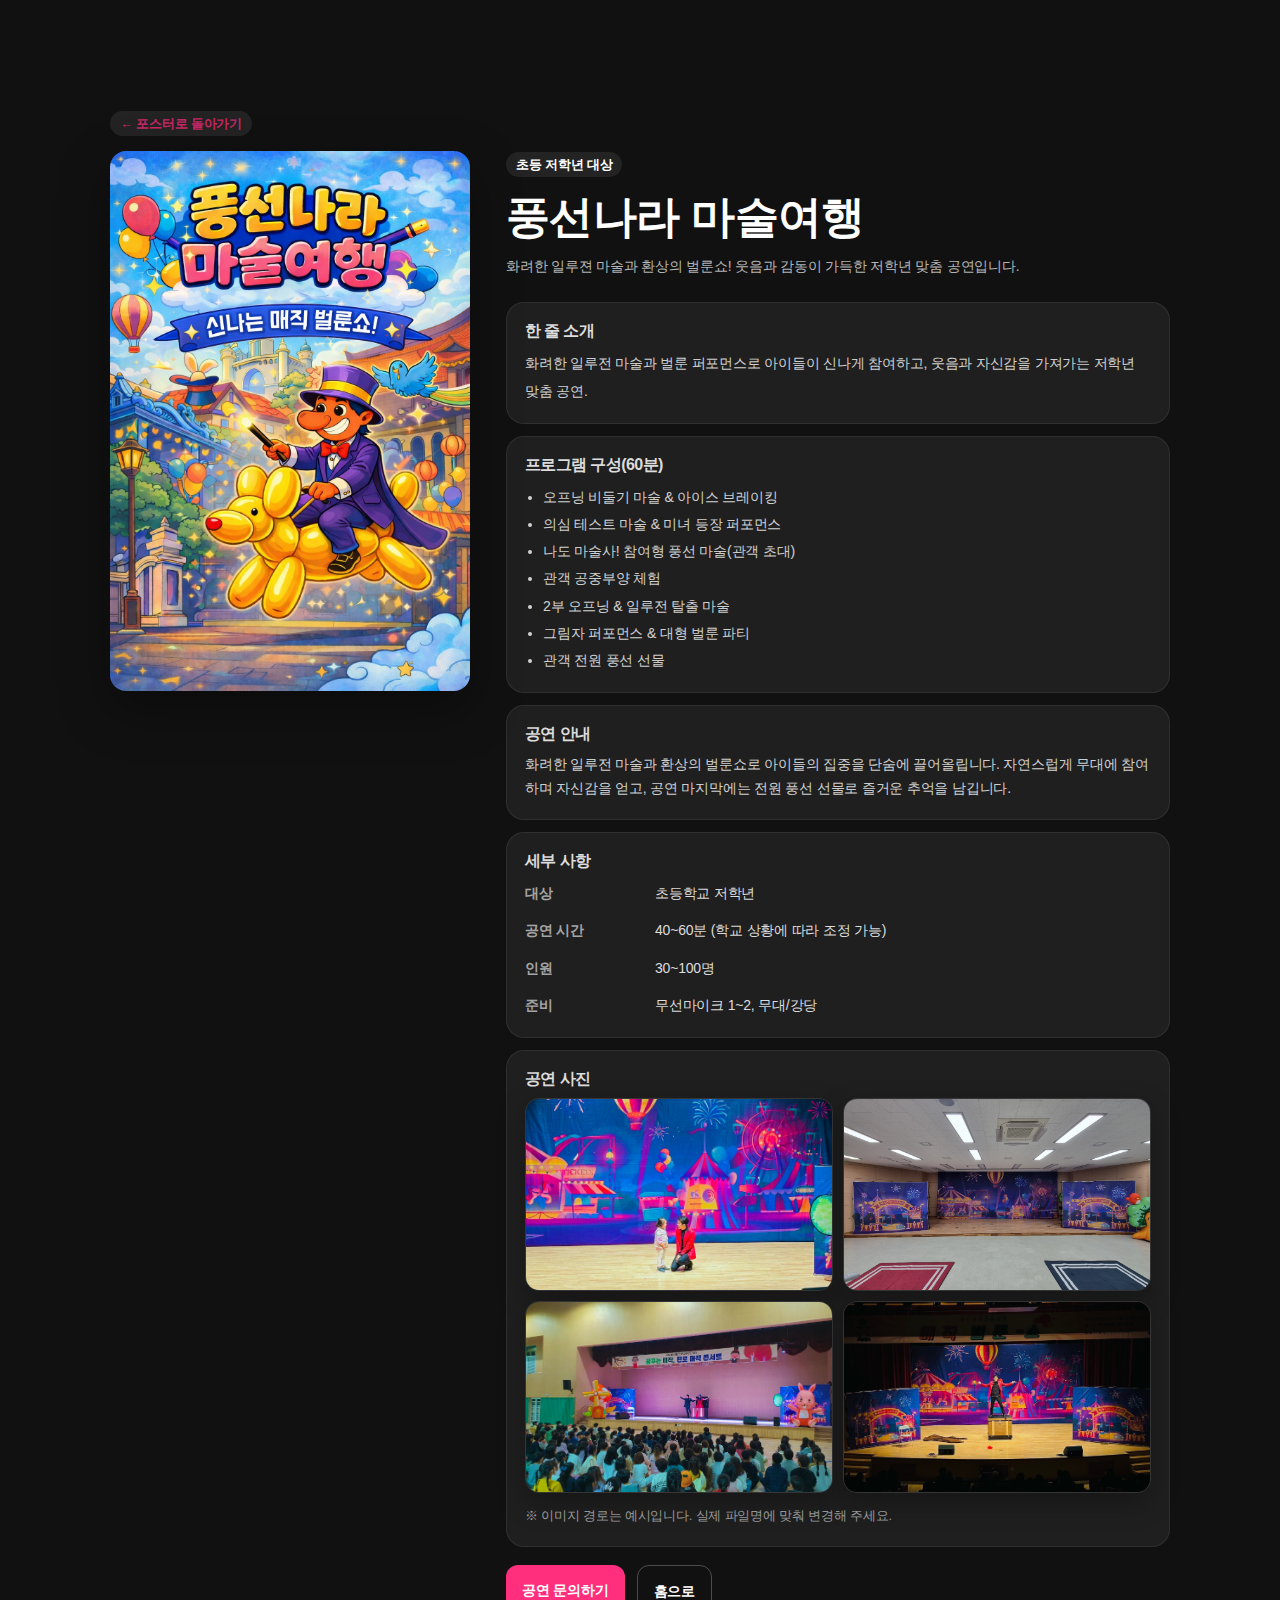
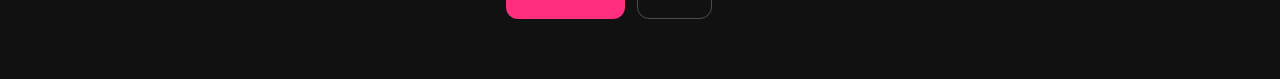
<file: project-balloonshow.html>
<!DOCTYPE html>
<html lang="ko">
<head>
  <meta charset="utf-8" />
  <meta name="viewport" content="width=device-width, initial-scale=1" />
  <title>풍선나라 마술여행 | Trick Guys</title>

  <link rel="shortcut icon" href="favicon.png">
  <link href="https://fonts.googleapis.com/css?family=Montserrat:500,600,700&display=swap" rel="stylesheet">
  <link href="https://fonts.googleapis.com/css?family=Poppins:300,400,400i&display=swap" rel="stylesheet">
  <link href="css/style.css" rel="stylesheet" media="screen">
  <style>
    body{ background:#111; }
    .detail-wrap{ max-width: 1100px; margin: 0 auto; padding: 110px 20px 60px; color:#fff; }
    .detail-grid{ display:grid; grid-template-columns: 360px 1fr; gap: 36px; align-items:start; }
    .poster{ width:100%; border-radius:16px; box-shadow:0 18px 50px rgba(0,0,0,.35); }
    .badge{ display:inline-block; padding:6px 10px; border-radius:999px; background:rgba(255,255,255,.08); font-size:13px; }
    h1{ font-size: 44px; line-height:1.15; margin:14px 0 10px; }
    .sub{ color: rgba(255,255,255,.7); margin-bottom:22px; }
    .card{ background: rgba(255,255,255,.06); border:1px solid rgba(255,255,255,.08); border-radius:18px; padding:18px 18px; margin:12px 0; }
    .card h3{ font-size:16px; margin:0 0 10px; color: rgba(255,255,255,.85); }
    .list{ margin:0; padding-left: 18px; color: rgba(255,255,255,.8); }
    .cta-row{ display:flex; gap:12px; flex-wrap:wrap; margin-top: 18px; }
    .btnx{ display:inline-block; padding:12px 16px; border-radius:12px; background:#ff2f7d; color:#fff; text-decoration:none; font-weight:700; }
    .btnx.outline{ background:transparent; border:1px solid rgba(255,255,255,.25); color:#fff; }
    /* 추가: 세부사항/갤러리 */
    .kv{
      display:grid;
      grid-template-columns: 120px 1fr;
      gap:10px;
      margin:0;
    }
    .kv dt{ color:rgba(255,255,255,.6); }
    .kv dd{ margin:0; color:rgba(255,255,255,.85); }

    .gallery{
      display:grid;
      grid-template-columns: repeat(2, minmax(0, 1fr));
      gap:10px;
    }
    .gimg{
      width:100%;
      aspect-ratio: 16/10;
      object-fit: cover;
      border-radius:14px;
      border:1px solid rgba(255,255,255,.10);
      box-shadow:0 10px 28px rgba(0,0,0,.28);
    }

    @media (max-width: 900px){
      .detail-grid{ grid-template-columns: 1fr; }
      .detail-wrap{ padding-top: 90px; }
      h1{ font-size: 34px; }
    }
  </style>
</head>
<body>
  <div class="detail-wrap">
    <a class="badge" href="index.html#page3">← 포스터로 돌아가기</a>

    <div class="detail-grid" style="margin-top:14px;">
      <div>
        <img class="poster" src="images/posters/poster-balloonshow.jpg" alt="풍선나라 마술여행">
      </div>

      <div>
        <div class="badge">초등 저학년 대상</div>
        <h1>풍선나라 마술여행</h1>
        <div class="sub">화려한 일루젼 마술과 환상의 벌룬쇼! 웃음과 감동이 가득한 저학년 맞춤 공연입니다.</div>
<div class="card">
          <h3>한 줄 소개</h3>
          <div style="color:rgba(255,255,255,.8);">
            화려한 일루전 마술과 벌룬 퍼포먼스로 아이들이 신나게 참여하고, 웃음과 자신감을 가져가는 저학년 맞춤 공연.
          </div>
        </div>

        <div class="card">
          <h3>프로그램 구성(60분)</h3>
          <ul class="list">
            <li>오프닝 비둘기 마술 & 아이스 브레이킹</li>
            <li>의심 테스트 마술 & 미녀 등장 퍼포먼스</li>
            <li>나도 마술사! 참여형 풍선 마술(관객 초대)</li>
            <li>관객 공중부양 체험</li>
            <li>2부 오프닝 & 일루전 탈출 마술</li>
            <li>그림자 퍼포먼스 & 대형 벌룬 파티</li>
            <li>관객 전원 풍선 선물</li>
          </ul>
        </div>

        <div class="card">
          <h3>공연 안내</h3>
          <div style="color:rgba(255,255,255,.8); line-height:1.7;">
            화려한 일루전 마술과 환상의 벌룬쇼로 아이들의 집중을 단숨에 끌어올립니다.
            자연스럽게 무대에 참여하며 자신감을 얻고,
            공연 마지막에는 전원 풍선 선물로 즐거운 추억을 남깁니다.
          </div>
        </div>

        <div class="card">
          <h3>세부 사항</h3>
          <dl class="kv">
            <dt>대상</dt><dd>초등학교 저학년</dd>
            <dt>공연 시간</dt><dd>40~60분 (학교 상황에 따라 조정 가능)</dd>
            <dt>인원</dt><dd>30~100명</dd>
            <dt>준비</dt><dd>무선마이크 1~2, 무대/강당</dd>
          </dl>
        </div>

        <div class="card">
          <h3>공연 사진</h3>
          <div class="gallery">
            <img class="gimg" src="images/balloon/balloon-01.jpg" alt="풍선나라 마술여행 공연 사진 1">
            <img class="gimg" src="images/balloon/balloon-02.jpg" alt="풍선나라 마술여행 공연 사진 2">
            <img class="gimg" src="images/balloon/balloon-03.jpg" alt="풍선나라 마술여행 공연 사진 3">
            <img class="gimg" src="images/balloon/balloon-04.jpg" alt="풍선나라 마술여행 공연 사진 4">
          </div>
          <div style="margin-top:10px; color:rgba(255,255,255,.55); font-size:13px;">
            ※ 이미지 경로는 예시입니다. 실제 파일명에 맞춰 변경해 주세요.
          </div>
        </div>

<div class="cta-row">
          <a class="btnx" href="index.html#page8">공연 문의하기</a>
          <a class="btnx outline" href="index.html#page1">홈으로</a>
        </div>
      </div>
    </div>
  </div>
</body>
</html>
</file>
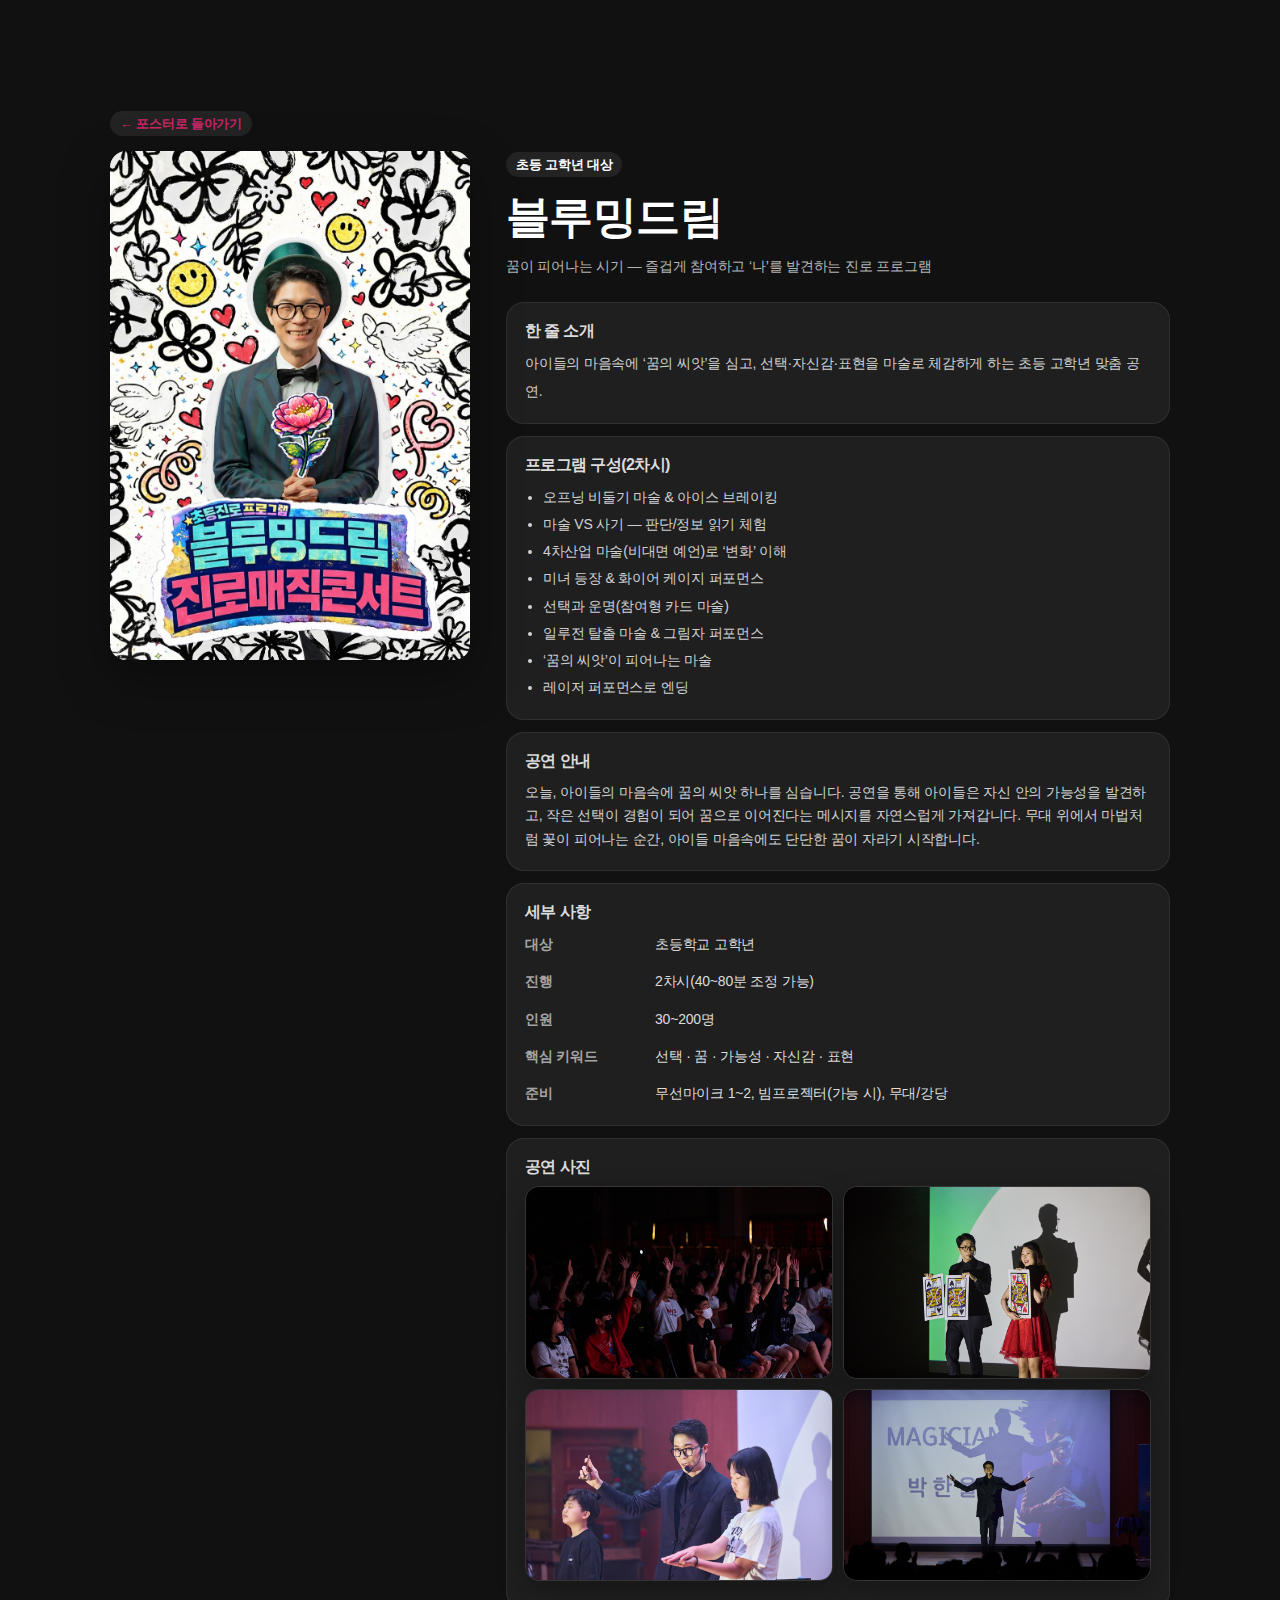
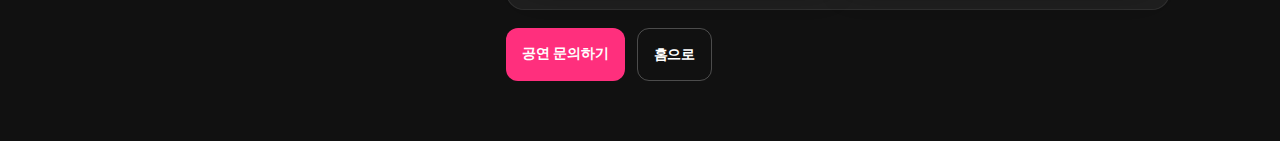
<file: project-blooming.html>
<!DOCTYPE html>
<html lang="ko">
<head>
  <meta charset="utf-8" />
  <meta name="viewport" content="width=device-width, initial-scale=1" />
  <title>블루밍드림 | Trick Guys</title>

  <link rel="shortcut icon" href="favicon.png">
  <link href="https://fonts.googleapis.com/css?family=Montserrat:500,600,700&display=swap" rel="stylesheet">
  <link href="https://fonts.googleapis.com/css?family=Poppins:300,400,400i&display=swap" rel="stylesheet">
  <link href="css/style.css" rel="stylesheet" media="screen">
  <style>
    body{ background:#111; }
    .detail-wrap{ max-width: 1100px; margin: 0 auto; padding: 110px 20px 60px; color:#fff; }
    .detail-grid{ display:grid; grid-template-columns: 360px 1fr; gap: 36px; align-items:start; }
    .poster{ width:100%; border-radius:16px; box-shadow:0 18px 50px rgba(0,0,0,.35); }
    .badge{ display:inline-block; padding:6px 10px; border-radius:999px; background:rgba(255,255,255,.08); font-size:13px; }
    h1{ font-size: 44px; line-height:1.15; margin:14px 0 10px; }
    .sub{ color: rgba(255,255,255,.7); margin-bottom:22px; }
    .card{ background: rgba(255,255,255,.06); border:1px solid rgba(255,255,255,.08); border-radius:18px; padding:18px 18px; margin:12px 0; }
    .card h3{ font-size:16px; margin:0 0 10px; color: rgba(255,255,255,.85); }
    .list{ margin:0; padding-left: 18px; color: rgba(255,255,255,.8); }
    .cta-row{ display:flex; gap:12px; flex-wrap:wrap; margin-top: 18px; }
    .btnx{ display:inline-block; padding:12px 16px; border-radius:12px; background:#ff2f7d; color:#fff; text-decoration:none; font-weight:700; }
    .btnx.outline{ background:transparent; border:1px solid rgba(255,255,255,.25); color:#fff; }
    /* 추가: 세부사항/갤러리 */
    .kv{
      display:grid;
      grid-template-columns: 120px 1fr;
      gap:10px;
      margin:0;
    }
    .kv dt{ color:rgba(255,255,255,.6); }
    .kv dd{ margin:0; color:rgba(255,255,255,.85); }

    .gallery{
      display:grid;
      grid-template-columns: repeat(2, minmax(0, 1fr));
      gap:10px;
    }
    .gimg{
      width:100%;
      aspect-ratio: 16/10;
      object-fit: cover;
      border-radius:14px;
      border:1px solid rgba(255,255,255,.10);
      box-shadow:0 10px 28px rgba(0,0,0,.28);
    }

    @media (max-width: 900px){
      .detail-grid{ grid-template-columns: 1fr; }
      .detail-wrap{ padding-top: 90px; }
      h1{ font-size: 34px; }
    }
  </style>
</head>
<body>
  <div class="detail-wrap">
    <a class="badge" href="index.html#page3">← 포스터로 돌아가기</a>

    <div class="detail-grid" style="margin-top:14px;">
      <div>
        <img class="poster" src="images/posters/poster-blooming.jpg" alt="블루밍드림 포스터">
      </div>

      <div>
        <div class="badge">초등 고학년 대상</div>
        <h1>블루밍드림</h1>
        <div class="sub">꿈이 피어나는 시기 — 즐겁게 참여하고 ‘나’를 발견하는 진로 프로그램</div>
<div class="card">
          <h3>한 줄 소개</h3>
          <div style="color:rgba(255,255,255,.8);">
            아이들의 마음속에 ‘꿈의 씨앗’을 심고, 선택·자신감·표현을 마술로 체감하게 하는 초등 고학년 맞춤 공연.
          </div>
        </div>

        <div class="card">
          <h3>프로그램 구성(2차시)</h3>
          <ul class="list">
            <li>오프닝 비둘기 마술 & 아이스 브레이킹</li>
            <li>마술 VS 사기 — 판단/정보 읽기 체험</li>
            <li>4차산업 마술(비대면 예언)로 ‘변화’ 이해</li>
            <li>미녀 등장 & 화이어 케이지 퍼포먼스</li>
            <li>선택과 운명(참여형 카드 마술)</li>
            <li>일루전 탈출 마술 & 그림자 퍼포먼스</li>
            <li>‘꿈의 씨앗’이 피어나는 마술</li>
            <li>레이저 퍼포먼스로 엔딩</li>
          </ul>
        </div>

        <div class="card">
          <h3>공연 안내</h3>
          <div style="color:rgba(255,255,255,.8); line-height:1.7;">
            오늘, 아이들의 마음속에 꿈의 씨앗 하나를 심습니다.
            공연을 통해 아이들은 자신 안의 가능성을 발견하고,
            작은 선택이 경험이 되어 꿈으로 이어진다는 메시지를 자연스럽게 가져갑니다.
            무대 위에서 마법처럼 꽃이 피어나는 순간, 아이들 마음속에도 단단한 꿈이 자라기 시작합니다.
          </div>
        </div>

        <div class="card">
          <h3>세부 사항</h3>
          <dl class="kv">
            <dt>대상</dt><dd>초등학교 고학년</dd>
            <dt>진행</dt><dd>2차시(40~80분 조정 가능)</dd>
            <dt>인원</dt><dd>30~200명</dd>
            <dt>핵심 키워드</dt><dd>선택 · 꿈 · 가능성 · 자신감 · 표현</dd>
            <dt>준비</dt><dd>무선마이크 1~2, 빔프로젝터(가능 시), 무대/강당</dd>
          </dl>
        </div>

        <div class="card">
          <h3>공연 사진</h3>
          <div class="gallery">
            <img class="gimg" src="images/blooming/blooming-01.jpg" alt="블루밍드림 공연 사진 1">
            <img class="gimg" src="images/blooming/blooming-02.jpg" alt="블루밍드림 공연 사진 2">
            <img class="gimg" src="images/blooming/blooming-03.jpg" alt="블루밍드림 공연 사진 3">
            <img class="gimg" src="images/blooming/blooming-04.jpg" alt="블루밍드림 공연 사진 4">
          </div>
          <div style="margin-top:10px; color:rgba(255,255,255,.55); font-size:13px;">

          </div>
        </div>

<div class="cta-row">
          <a class="btnx" href="index.html#page8">공연 문의하기</a>
          <a class="btnx outline" href="index.html#page1">홈으로</a>
        </div>
      </div>
    </div>
  </div>
</body>
</html>
</file>
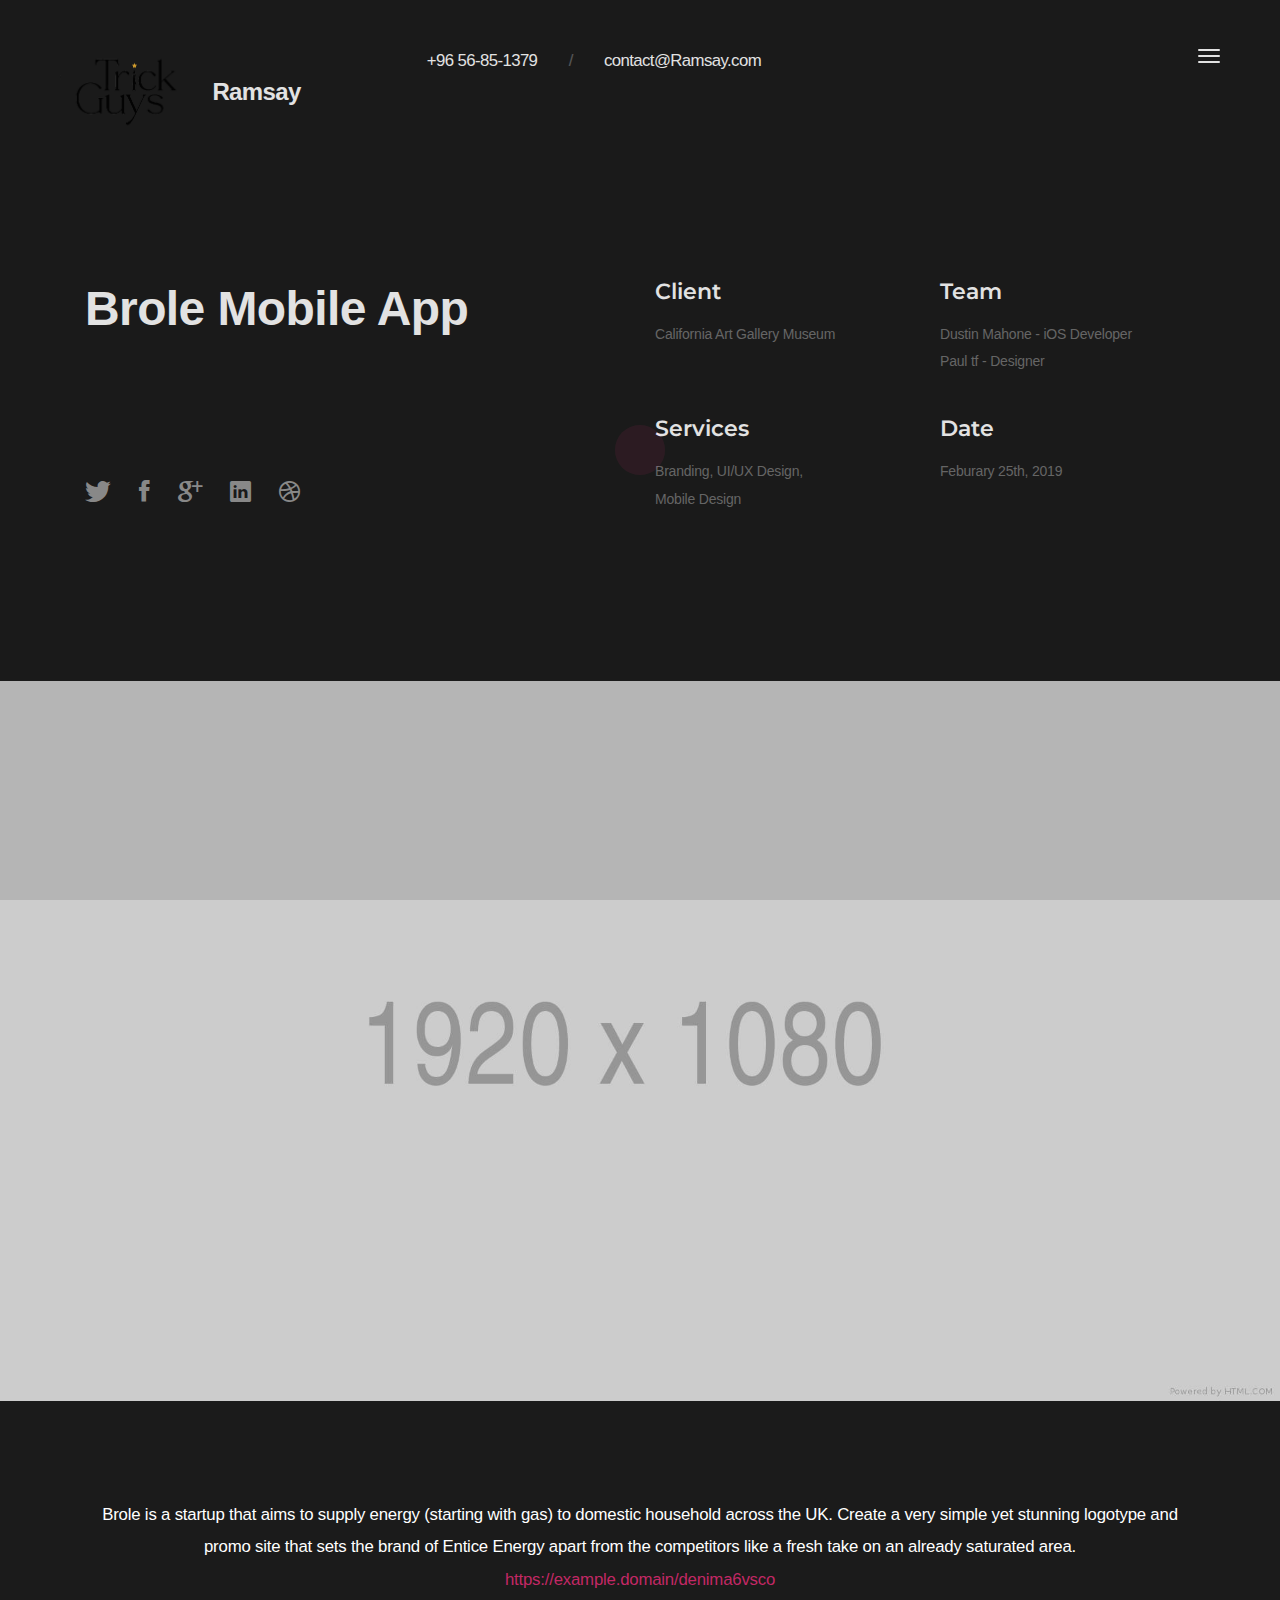
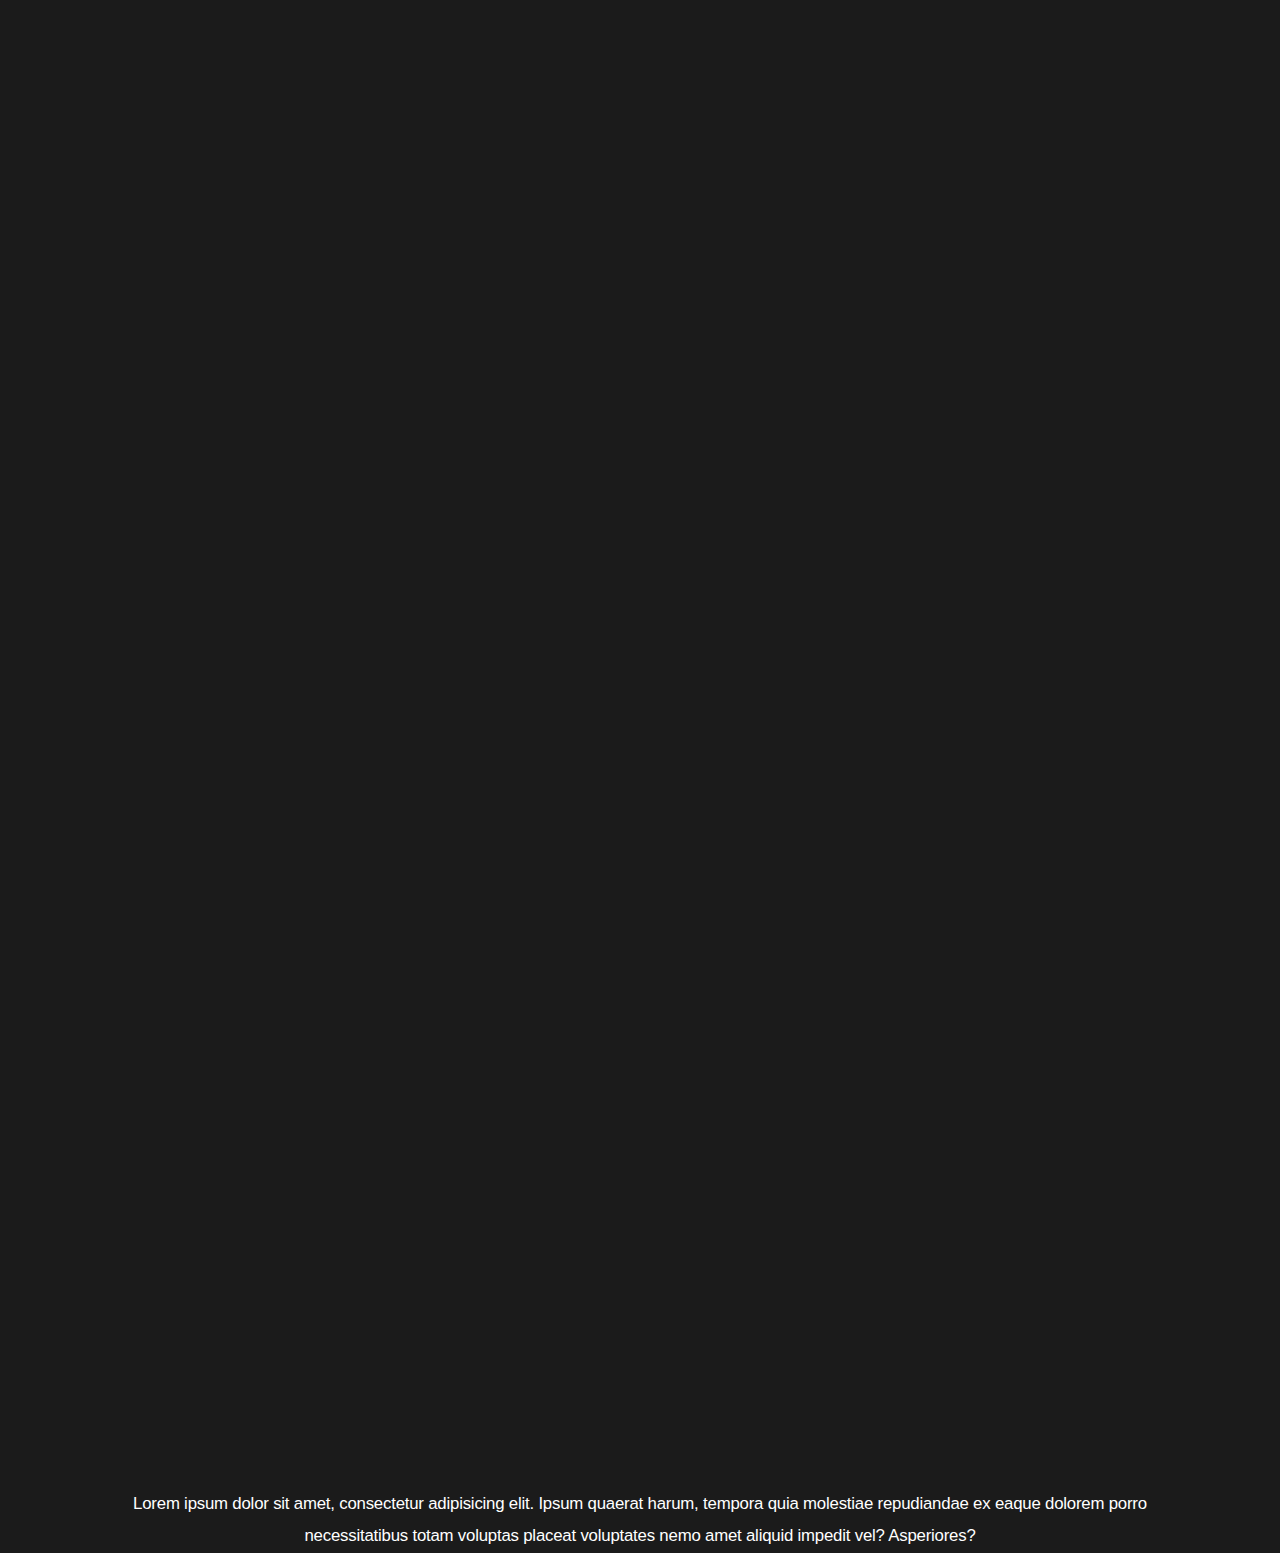
<file: project-detail.html>
<!DOCTYPE HTML>
<html lang="en">
<head>
<meta charset="utf-8">
<meta name="viewport" content="width=device-width, initial-scale=1">
<meta name="description" content="">
<meta name="author" content="">

<!-- Favicons -->
<link rel="shortcut icon" href="favicon.png">
<link rel="apple-touch-icon" href="apple-touch-icon.png">
<link rel="apple-touch-icon" sizes="72x72" href="apple-touch-icon-72x72.png">
<link rel="apple-touch-icon" sizes="114x114" href="apple-touch-icon-114x114.png">

<title>Ramsay - One page HTML Template</title> 

<!-- Styles -->
<link href="https://fonts.googleapis.com/css?family=Montserrat:300,400,500,600,700&display=swap" rel="stylesheet">
<link href="https://fonts.googleapis.com/css?family=Libre+Baskerville:400i&display=swap" rel="stylesheet">
<link href="css/style.css" rel="stylesheet" media="screen">
</head>
<body>
  <div class="animsition">  
    <div class="loader"><div class="spinner"><div class="double-bounce1"></div><div class="double-bounce2"></div></div></div>

    <!-- Content CLick Capture-->

    <div class="click-capture"></div>

    <!-- Sidebar Menu-->

    <div class="menu"> 
      <span class="close-menu icon-cross2 right-boxed"></span>
      <ul class="menu-list right-boxed">
        <li  data-menuanchor="page1">
          <a  href="index.html#page1">Home</a>
        </li>
        <li  data-menuanchor="page2">
          <a href="index.html#page2">Specialization</a>
        </li>
        <li  data-menuanchor="page3">
          <a href="index.html#page3">Resume</a>
        </li>
        <li  data-menuanchor="page4">
          <a href="index.html#page4">About</a>
        </li>
        <li  data-menuanchor="page5">
          <a href="index.html#page5">Projects</a>
        </li>
        <li  data-menuanchor="page7">
          <a href="index.html#page7">Testimonials</a>
        </li>
        <li  data-menuanchor="page8">
          <a href="index.html#page8">Contact</a>
        </li>
      </ul>
      <div class="menu-footer right-boxed">
        <div class="social-list">
          <a href="" class="icon ion-social-twitter"></a>
          <a href="" class="icon ion-social-facebook"></a>
          <a href="" class="icon ion-social-googleplus"></a>
          <a href="" class="icon ion-social-linkedin"></a>
          <a href="" class="icon ion-social-dribbble-outline"></a>
        </div>
        <div class="copy">© Ramsay 2019. All Rights Reseverd<br> Design by LoganCee</div>
      </div>
    </div>

    <!-- Navbar -->

    <header class="navbar boxed">
      <div class="navbar-bg"></div>
      <a class="brand" href="#">
        <img class="brand-img" alt="" src="images/brand.png">
        <div class="brand-info">
          <div class="brand-name">Ramsay</div>
        </div>
      </a>

      <button type="button" class="navbar-toggle" data-toggle="collapse" data-target="#navbar-collapse" aria-expanded="false">
        <span class="icon-bar"></span>
        <span class="icon-bar"></span>
        <span class="icon-bar"></span>
      </button>
      
      <div class="contacts d-none d-md-block">
        <div class="contact-item">
          +96 56-85-1379
        </div>
        <div class="contact-item spacer">
          /
        </div>
        <div class="contact-item">
          <a href="mailto:contact@Ramsay.com">contact@Ramsay.com</a>
        </div>
      </div>
    </header>

    <div class="content">
      <div class="container">
        <div class="row row-project">
          <div class="col-project-name col-md-6  mt-5 mb-5 mb-md-0">
            <h1>Brole Mobile App</h1>
            <div class="social-list social-list-detail">
              <a href="" class="icon ion-social-twitter"></a>
              <a href="" class="icon ion-social-facebook"></a>
              <a href="" class="icon ion-social-googleplus"></a>
              <a href="" class="icon ion-social-linkedin"></a>
              <a href="" class="icon ion-social-dribbble-outline"></a>
            </div>
          </div>
          <div class="col-project-info col-md-6">
            <div class="row">
              <div class="col-md-6 mt-5">
                <h5>Client</h5>
                <p>California Art Gallery Museum</p>
              </div>
              <div class="col-md-6 mt-5">
                <h5>Team</h5>
                <p>Dustin Mahone - iOS Developer<br>
                   Paul tf - Designer
                </p>
              </div>
              <div class="col-md-6 mt-5">
                <h5>Services</h5>
                <p>Branding, UI/UX Design,<br>Mobile Design</p>
              </div>
              <div class="col-md-6 mt-5">
                <h5>Date</h5>
                <p>Feburary 25th, 2019</p>
              </div>
            </div>
          </div>
        </div>
      </div>
      <img alt="" class="image-holder wow fadeIn" src="images/bg/project3.jpg">
      <div class="container">
        <p class="project-detail-text text-center">Brole is a startup that aims to supply energy (starting with gas) to domestic household across the UK. Create a very simple yet stunning logotype and promo site that sets the brand of Entice Energy apart from the competitors like a fresh take on an already saturated area. <a href="https://example.domain/denima6vsco" target="_blank" class="underline">https://example.domain/denima6vsco</a>
        </p>
        <img alt="" class="image-holder wow fadeInLeft" src="images/bg/project3-1.jpg">
        <img alt="" class="image-holder wow fadeInRight" src="images/bg/project3-2.jpg">
        <p class="project-detail-text text-center">Lorem ipsum dolor sit amet, consectetur adipisicing elit. Ipsum quaerat harum, tempora quia molestiae repudiandae ex eaque dolorem porro necessitatibus totam voluptas placeat voluptates nemo amet aliquid impedit vel? Asperiores?
        </p>
       </div>
      </div>
    </div>


<!-- jQuery -->

<script src="js/jquery.min.js"></script>
<script src="js/wow.min.js"></script>
<script src="js/jquery.magnific-popup.min.js"></script>
<script src="js/smoothscroll.js"></script>
<script src="js/animsition.js"></script>

<!-- Scripts -->
<script src="js/scripts.js"></script> 
</body>
</html>
</file>
<file: css/style.css>
/* ------------------------------------------------------------------------------

  Template Name: Ramsay
  Description: Ramsay - Creative Personal Onepage HTML Template
  Author: Paul_tf
  Author URI: http://themeforest.net/user/paul_tf
  Version: 1.0
  
  1.  Global

      1.1 General
      1.2 Typography
      1.3 Fields
      1.4 Buttons
      1.5 Icons
      1.6 Loader
      1.7 Helpers

  2.  Navbar 

      2.1 Navbar elements
      2.2 Sidebar Menu
      
  3.  Homepage

      3.1 Sections
      3.2 Section Specialization
      3.3 Section Resume
      3.4 Section About
      3.5 Section Projects
      3.6 Section Partners
      3.7 Section Testimonials

  4. Project Detail

  5. Responsive styles

      5.1 Min width 576px
      5.2 Min width 768px
      5.3 Min width 992px
      5.4 Min height 500px
      5.5 Min height 600px
      5.6 Min height 700px

*/

/*-------------------------------------------------------------------------------
 1. Global
-------------------------------------------------------------------------------*/



/* 1.1 General */



@import url('bootstrap.min.css');
@import url('bootstrap-grid.min.css');
@import url('animate.css');
@import url('ionicons.min.css');
@import url('linearicons.css');
@import url('animsition.css');
@import url('magnific-popup.css');
@import url('jquery.pagepiling.css');
@import url('owl.carousel.css');


html{
  font-size: 12px;
  -webkit-font-smoothing: antialiased;
}

body{
  font-family: 'Poppins', sans-serif;
  font-size: 1rem;
  font-weight: 400;
  letter-spacing: 0.025em;
  line-height: 1.9428;
  color: #717171;
  background: #1b1b1b;
  -webkit-overflow-scrolling:touch;
}

::-webkit-scrollbar{
  width: 8px;
  height: 8px;
}

::-webkit-scrollbar-thumb {
  cursor: pointer;
  background: #c32865;
}

::selection{
  background-color:#c32865;
  color:#fff;
}

-webkit-::selection{
    background-color:#c32865;
    color:#fff;
}

::-moz-selection{
    background-color:#c32865;
    color:#fff;
}



/* 1.2 Typography */



h1,
.h1{ 
  font-family: 'Montserrat', sans-serif;
  font-weight: 700;
  font-size: 3.428rem;
  line-height: 1.2;
  font-weight: 600;
  color: #fff;
  letter-spacing: -0.025em;
  margin:0.5em 0;
}

h2,
.h2{ 
  font-family: 'Montserrat', sans-serif;
  font-weight: 600;
  font-size: 3.371rem;
  line-height: 1.166;
  color: #fff;
  letter-spacing: 0;
  margin:2.6rem 0;
}

h3,
.h3{
  font-family: 'Montserrat', sans-serif;
  font-weight: 600;
  font-size: 2.142rem;
  line-height: 1.2;
  letter-spacing: -0.05em;
  color: #fff;
  margin:2.6rem 0;
}

h4,
.h4{
  font-family: 'Montserrat', sans-serif;
  font-weight: 600;
  font-size: 1.714rem;
  line-height: 1.25;
  letter-spacing: 0.025em;
  color: #fff;
  margin:2.6rem 0;
}

h5,
.h5{
  font-family: 'Montserrat', sans-serif;
  font-weight: 600;
  font-size: 1.571rem;
  line-height: 1.1;
  letter-spacing:0;
  color: #fff;
  margin:2.6rem 0;
}

h6,
.h6{
  font-family: 'Montserrat', sans-serif;
  font-weight: 600;
  font-size: 1.285rem;
  line-height: 1.3333;
  letter-spacing:0;
  color: #fff;
  margin:2.6rem 0;
}

h1 a,
.h1 a,
h2 a,
.h2 a,
h3 a,
.h3 a,
h4 a,
.h4 a,
h5 a,
.h5 a,
h6 a,
.h6 a{
  color:inherit;
}

h1 a:hover,
.h1 a:hover,
h2 a:hover,
.h2 a:hover,
h3 a:hover,
.h3 a:hover,
h4 a:hover,
.h4 a:hover,
h5 a:hover,
.h5 a:hover,
h6 a:hover,
.h6 a:hover{
  text-decoration: none;
}


strong{
  font-weight: 600;
}

p,
blockquote{
  margin-bottom: 2.6rem;
}

blockquote{
  font-size: 1.714rem;
  letter-spacing: 0.025em;
  line-height: 1.5;
  padding: 0;
  width: 80%;
  padding-left: 6.8rem;
  border-left: 0.3rem solid #c32865;
  margin-top: 5rem;
  color:#fff;
}

cite{
  display: block;
  color: #fff;
  font-weight: 600;
  letter-spacing: 0;
  font-style: normal;
}

a {
  color:#c32865;
  -webkit-transition: color .3s ease-out;
       -o-transition: color .3s ease-out;
          transition: color .3s ease-out;
}

a:hover {
  color:#c32865;
  outline: none;
}


a:focus{
  text-decoration: none;
}


/* 1.3 Fields */



input[type='text'],
input[type='address'],
input[type='url'],
input[type='password'],
input[type='email'],
input[type="search"],
input[type="tel"],
textarea{
  display: inline-block;
  width:100%;
  font-size: 1rem;
  border-radius: 0.75em;
  color: #fff;
  background-color:#2f2f2f;
  border:0;
  border-radius: 0;
  padding: 0.7rem 1rem 0.7rem;
  -webkit-box-shadow: 0 0 25px rgba(0,0,0,0.5);
          box-shadow: 0 0 25px rgba(0,0,0,0.5);
      -webkit-appearance: none;
  -webkit-transition: all .15s;
       -o-transition: all .15s;
          transition: all .15s;
}

textarea{
  padding-top: 0.8rem;
  height: 15rem;
  resize:none;
  -webkit-transition: all .3s;
       -o-transition: all .3s;
          transition: all .3s;
}

input[type='text']:focus,
input[type='address']:focus,
input[type='url']:focus,
input[type='password']:focus,
input[type='email']:focus,
input[type="search"]:focus,
input[type="tel"]:focus,
textarea:focus{
  border-color: #c32865;
  outline: 0;
  color: #fff;
}


input::-moz-placeholder {
  color: #999999;
  opacity: 1;
}

input:-ms-input-placeholder {
  color: #999;
}

input::-webkit-input-placeholder {
  color: #999;
}

textarea::-moz-placeholder{
  color: #999;
  opacity: 1;
}

textarea:-ms-input-placeholder {
  color: #999;
}

textarea::-webkit-input-placeholder {
  color: #999;
}

.form-group{
  margin-bottom: 30px;
}

label.error{
  color: #fff;
  margin:0.8rem 0 0;
}



/* 1.4 Buttons */



.btn{
  color:#fff;
  letter-spacing: 0.025em;
  font-size: 1rem;
  display: inline-block;
  border:0;
  border-radius: 0;
  padding: 1.1em 2.28em 1em;
  background-color: #c32865;
  text-decoration: none;
  -webkit-transition: all .3s ease-out!important;
          transition: all .3s ease-out!important;
}

.btn:hover,
.btn:focus{
  background-color:#f5468b;
  color: #fff;
  -webkit-box-shadow:none;
  box-shadow: none;
  outline: none!important;
}



/* 1.5 Icons */



.icon{
  display: inline-block;
}

.ion-ios-play{
  position:relative;
  width: 5rem;
  height: 5rem;
  padding-left: 0.2rem;
  line-height: 5rem;
  text-align:center;
  border:1px solid #fff;
  border-radius: 50%;
  font-size: 1.5rem;
  margin-right:1.5rem;
  margin-top: 4rem;
  color: #fff;
  transition: all .3s ease-out;
}

.ion-ios-play:hover{
  color: #c32865;
  border: 1px solid #c32865;
}

.ion-ios-play:after {
  content: '';
  position: absolute;
  right: 100%;
  top:50%;
  height: 1px;
  width: 99999rem;
  background: #fff;
  margin-right: 2rem;
}



/* 1.6 Preloader */



.animsition{
  position:absolute;
  z-index: 1000;
  left: 0;
  width: 100%;
  top:0;
  height: 100%;
}

.loader{
  position: fixed;
  overflow: hidden;
  z-index: 1000;
  left: 0;
  top: 0;
  width: 100%;
  height: 100%;
  background:#1b1b1b;
  color:#4b4b4b;
  text-align: center;
}

.spinner {
  position: absolute;
  top: 50%;
  left: 50%;
  width: 50px;
  height: 50px;
  -webkit-transform: translate(-50%, -50%);
  -moz-transform: translate(-50%, -50%);
  -ms-transform: translate(-50%, -50%);
  -o-transform: translate(-50%, -50%);
  transform: translate(-50%, -50%);
}

.double-bounce1, .double-bounce2 {
  width: 100%;
  height: 100%;
  border-radius: 50%;
  background-color: #c32865;
  opacity: 0.6;
  position: absolute;
  top: 0;
  left: 0;
  -webkit-animation: sk-bounce 2.0s infinite ease-in-out;
  animation: sk-bounce 2.0s infinite ease-in-out;
}

.double-bounce2 {
  -webkit-animation-delay: -1.0s;
  animation-delay: -1.0s;
}

@-webkit-keyframes sk-bounce {
  0%, 100% { -webkit-transform: scale(0.0) }
  50% { -webkit-transform: scale(1.0) }
}

@keyframes sk-bounce {
  0%, 100% { 
    transform: scale(0.0);
    -webkit-transform: scale(0.0);
  } 50% { 
    transform: scale(1.0);
    -webkit-transform: scale(1.0);
  }
}



/* 1.7 Helpers */





.text-muted{
  color: #999!important;
}

.text-white{
  color: #fff;
}

.text-primary{
  color:#c32865!important;
}

.masked{
  position: relative;
}

.masked:before,
.masked-03:before{
  content:'';
  position: absolute;
  left: 0;
  top:0;
  width: 100%;
  height: 100%;
  background: #000;
  opacity: 0.1;
}

.masked-03:before{
  opacity: 0.3;
}



/*-------------------------------------------------------------------------------
  2. Navbar
-------------------------------------------------------------------------------*/



.navbar{ 
  position: absolute;
  display:block;
  z-index: 101;
  left:0;
  top:0;
  width:100%;
  padding-top: 2rem;
  padding-bottom: 2rem;
  color: #fff;
  margin:0;
  border-radius: 0;
  
}

.navbar-bg{
  content: '';
  position: absolute;
  left: 0;
  right: 0;
  top: -1px;
  width: 100%;
  height: 0;
  background: #272727;
  z-index: -1;
  box-shadow: none;
  -webkit-transition: all 0.3s cubic-bezier(0.37, 0.31, 0.2, 0.85);
  -o-transition: all 0.3s cubic-bezier(0.37, 0.31, 0.2, 0.85);
  transition: all 0.3s cubic-bezier(0.37, 0.31, 0.2, 0.85);
}

.navbar-fixed{
  position: fixed;
}

.navbar-fixed .navbar-bg{
  height: 100%;
  
  box-shadow: 0 0 35px rgba(0,0,0,0.2);
}

.navbar .brand{
  float: left;
  -webkit-transition: none;
  -o-transition: none;
  transition: none;
}



/* 2.1 Navbar elements */



.brand{
  line-height: 1.6;
  color: #fff;
  display: inline-block;
}

a.brand:hover,
a.brand:focus{
  text-decoration: none;
  color: #fff;
}

.brand img{
  display: inline-block;
  vertical-align:middle;
  margin-right: 0.65rem;
 width: 140px;
  height: auto;
}

.brand-info{
  display: inline-block;
  vertical-align: middle;
}

.brand-name{
  font-weight: 600;
  font-size: 1.714rem;
  line-height: 1;
}

.brand-text{
  font-size: 0.857rem;
  font-weight: 300;
  margin-top: -0.3rem; 
}

.navbar-toggle{
  float: right;
  display: block;
  margin: 0;
  padding: 0;
  border-radius: 0;
  background: none;
  border: 0;
  margin-top:0.8rem;
}

.navbar-toggle:focus{
  outline:none;
}

.navbar-toggle .icon-bar{
  background-color: #fff;
  -webkit-transition: all 0.3s ease;
  -o-transition: all 0.3s ease;
  transition: all 0.3s ease;
  display: block;
  width: 22px;
  height: 2px;
  border-radius: 1px;
}

.navbar-toggle .icon-bar+.icon-bar {
    margin-top: 4px;
}

.navbar-toggle:hover .icon-bar{
  background-color:  #c32865;
}

.navbar .social-list{
  float: right;
  margin-right: 10%;
}

.social-list{
  overflow:hidden;
}

.social-list-bottom{
  display: none;
  position: absolute;
  z-index: 10;
  right:0;
  bottom:2.4rem;
  color: #000;
}


.social-list a{
  float: left;
  font-size: 1.428rem;
  line-height: 1;
  color:#fff;
  margin-left: 2rem;
}

.social-list a:first-child{
  margin-left: 0;
}

.social-list a:hover{
  color:#c32865;
  text-decoration: none;
}

.navbar-spacer{
  float: right;
  margin:-1rem 4.5rem 0;
  width: 1px;
  height: 3.3rem;
  background-color: #3c3c3c;
}

.navbar-address{
  float: right;
  font-weight: 600;
  text-transform: uppercase;
}

.contacts{
  float: left;
  margin-left: 9rem;
  margin-top:0.5rem;
}

.contacts .contact-item{
  display: inline-block;
  color: #fff;
  margin-right:2rem;
}

.contacts .contact-item a{
  color: #fff;
}


.contacts .contact-item.spacer{
  opacity: 0.3;
}

.contact-address{
  margin-top:5rem;
}

#success,
#error{
  display:none;
}

.form-group-message{
  display:none;
}

/* 2.2 Sidebar menu */



.click-capture{
  position: fixed;
  top: 0;
  left: 0;
  width: 100%;
  height: 100%;
  visibility: hidden;
  z-index: 99;
  opacity: 0;
  background: rgba(0,0,0,.3);
  transition: opacity .5s;
}

.menu{
  position: fixed;
  top:0;
  bottom:0;
  right: 0;
  width: 100%;
  z-index: 102;
  background-color: #1b1b1b;
  -webkit-transform: translateX(100%);
  -ms-transform: translateX(100%);
  -o-transform: translateX(100%);
  transform: translateX(100%);
  -webkit-transition: all 0.6s ease;
  -o-transition: all 0.6s ease;
  transition: all 0.6s ease;
}

.close-menu{
  position: absolute;
  z-index: 2;
  top: 2.3rem;
  font-size: 1.6rem;
  line-height: 1;
  color: #fff;
  cursor: pointer;
  margin-top:0.8rem;
  -webkit-transition: all 0.3s ease;
  -o-transition: all 0.3s ease;
  transition: all 0.3s ease;
}

.close-menu:hover{
  color: #c32865;
}

.menu-list{
  opacity: 0;
  position: absolute;
  left: 0;
  top:5rem;
  bottom:10.5rem;
  padding-left: 15%;
  overflow-x:hidden;
  overflow-y:auto;
  -webkit-overflow-scrolling:touch;
  overflow-scrolling:touch;
  font-weight: 600;
  letter-spacing: -0.025rem;
  list-style: none;
  margin:0;
  -webkit-transform: translateY(3rem);
  -ms-transform: translateY(3rem);
  -o-transform: translateY(3rem);
  transform: translateY(3rem);
  -webkit-transition: transform 0.5s 0.6s ease, opacity 0.5s 0.6s ease;
  -o-transition: transform 0.5s 0.6s ease, opacity 0.5s 0.6s ease;
  transition: transform 0.5s 0.6s ease, opacity 0.5s 0.6s ease;
}

.menu-list li a{
  color: #636363;
}

.menu-list .active > a,
.menu-list li a:hover{
  text-decoration: none;
  color: #fff;
}

.menu-list > li{
  font-size: 1.65rem;
  line-height: 1;
}

.menu-list > li{
  margin-top: 2.7rem;
}

.menu-list > li:first-child{
  margin-top: 0;
}


.menu-list ul{
  display: none;
  list-style: none;
  padding:0;
  margin: 0;
}

.menu-list ul li{
  font-size: 1.142rem;
  margin-top: 1.142rem;
}

.menu-list ul li:first-child{
  margin-top:2.4rem;
}

.menu-footer{
  position: absolute;
  left: 15%;
  bottom: 4rem;
}

.menu-footer .social-list{
  opacity: 0;
  -webkit-transform: translateY(3rem);
  -ms-transform: translateY(3rem);
  -o-transform: translateY(3rem);
  transform: translateY(3rem);
  -webkit-transition: all 0.5s 0.7s ease;
  -o-transition: all 0.5s 0.7s ease;
  transition: all 0.5s 0.7s ease;
}

.menu-footer .social-list a{
  color: #7e7e7e;
  margin:0;
  margin-right:2.7rem;
}

.menu-footer .social-list a:last-child{
  margin-right: 0;
}

.menu-footer .social-list a:hover{
  color:#c32865;
}

.menu-footer .copy{
  opacity: 0;
  display: none;
  margin-top: 3.2rem;
  color: #fff;
  line-height: 1.71rem;
  -webkit-transform: translateY(2rem);
  -ms-transform: translateY(2rem);
  -o-transform: translateY(2rem);
  transform: translateY(2rem);
  -webkit-transition: all 0.5s 0.9s ease;
  -o-transition: all 0.5s 0.9s ease;
  transition: all 0.5s 0.9s ease;
}

.menu-is-opened .click-capture{
  visibility: visible;
  opacity: 1;
}

.menu-is-opened .menu{
  -webkit-transform: translateX(0);
  -ms-transform: translateX(0);
  -o-transform: translateX(0);
  transform: translateX(0);
  box-shadow: 0 0 25px rgba(0,0,0,0.07);
}

.menu-is-opened .menu .menu-lang,
.menu-is-opened .menu-list,
.menu-is-opened .menu .menu-footer .social-list,
.menu-is-opened .menu .menu-footer .copy{
  -webkit-transform: translate(0);
  -ms-transform: translate(0);
  -o-transform: translate(0);
  transform: translate(0);
  opacity: 1;
}

.menu-is-closed .menu .menu-lang,
.menu-is-closed .menu .menu-list,
.menu-is-closed .menu .menu-footer .social-list,
.menu-is-closed .menu .menu-footer .copy{
  opacity: 0;
  -webkit-transition-delay: 0s;
  -o-transition-delay:0s;
  transition-delay: 0s;
}




/*-------------------------------------------------------------------------------
  3. Homepage
-------------------------------------------------------------------------------*/



.boxed{
  padding-left: 1.7rem;
  padding-right: 1.7rem;
}


.left-boxed{
  left: 1.7rem;
}

.right-boxed{
  right:1.7rem!important;
}

.copy-bottom{
  display: none;
  position: absolute;
  z-index: 10;
  left:0;
  bottom:2.4rem;
  color: #000;
}

.copy-bottom.white{
  color: #fff;
}

#pp-nav{
  z-index: 100;
  width: 2.1428rem;
  margin-top:0!important;
  -webkit-transform: translateY(-50%);
  -ms-transform: translateY(-50%);
  -o-transform: translateY(-50%);
  transform: translateY(-50%);
}

#pp-nav.right{
  right:0;
}

#pp-nav .pp-nav-up,
#pp-nav .pp-nav-down{
  display: none;
  font-size: 1.3428rem;
  cursor: pointer;
  color: #000;
  text-align: center;
  -webkit-transition: all 0.3s ease;
  -o-transition: all 0.3s ease;
  transition: all 0.3s ease;
}

#pp-nav .pp-nav-up{
  margin-bottom: 3.5rem;
}

#pp-nav .pp-nav-down{
  margin-top: 3.5rem;
}

#pp-nav li, .pp-slidesNav li{
  margin:1.928rem auto;
  width: 10px;
  height: 10px;
}

#pp-nav span, .pp-slidesNav span{
  left: 0;
  top: 0;
  cursor: pointer;
  width: 8px;
  height: 8px;
  background: #000;
  border: 0;
  -webkit-transition: all 0.3s ease;
  -o-transition: all 0.3s ease;
  transition: all 0.3s ease;

}

#pp-nav .pp-nav-up:hover,
#pp-nav .pp-nav-down:hover,
#pp-nav.white .pp-nav-up:hover,
#pp-nav.white .pp-nav-down:hover{
  color: #c32865;
}

#pp-nav.white .pp-nav-up,
#pp-nav.white .pp-nav-down{
  color: #fff;
}

#pp-nav.white span, .pp-slidesNav span{
  background: #fff;
}

#pp-nav li .active span, .pp-slidesNav .active span,
#pp-nav span:hover, .pp-slidesNav span:hover{
  opacity: 1;
}

#pp-nav li .active span, .pp-slidesNav .active span{
  opacity: 1;
  background: #c32865;
  transform:scale(1.6);
}



/* 3.1 Sections */



.pagepiling .section{
  background: #1b1b1b;
  padding-top: 10.3rem;
  padding-bottom: 6rem;
}

.pagepiling .pp-scrollable{
  overflow: auto;
}

.pp-scrollable .vertical-centred{
  padding-top: 10.3rem;
  padding-bottom: 6rem;
}

.pp-scrollable .vertical-centred.v2{
  padding-top:6rem;
  padding-bottom: 9rem;
}

.scroll-wrap{
  position: relative;
  min-height: 100%;
}

.scrollable-content{
  white-space: nowrap;
  width: 100%;
  font-size: 0;
}

.scrollable-content:before{
  content: '';
  display: inline-block;
  height: 100vh;
  vertical-align: middle;
}

.vertical-centred{
  width: 100%;
  height: 100%;
  display: inline-block;
  vertical-align: middle;
  white-space: normal;
  font-size: 1rem;
}

.boxed-inner{
  position: relative;
  padding:0;
}

.section-bg{
  position: absolute;
  left: 0;
  top:0;
  width: 100%;
  height: 100%;
  background-size: cover;
  background-position: center;
}

.vertical-title{
  position: absolute;
  text-align: center;
  font-weight: 600;
  opacity: 0.05;
  font-size:9rem;
  top: 50%;
  left:8rem;
  transform: translateY(-50%);
}

.vertical-title span{
  position: absolute;
  top: 50%;
  left: 50%;
  transform: translate(-50%, -50%) rotate(-90deg);
  opacity: 0;
  overflow: hidden;
  transition: all 0.5s 0.6s;
  white-space: nowrap;
  letter-spacing: 2.5rem;
}

.section.active .vertical-title span{
  letter-spacing: 0;
  opacity: 1;
}

/*.section .intro{
  opacity: 0;
  transform:scale(1.05);
  -webkit-transition: all 0.35s 0.6s ease;
  -o-transition:all 0.35s 0.6s ease;
  transition: all 0.35s 0.6s ease;
}

.section.active .intro{
  opacity: 1;
  transform: scale(1) translate(0);
}*/


.fadeY{
  opacity: 0;
  transition:all 0.5s 1.5s ease;
  -webkit-transform: translateY(-2rem);
  -ms-transform: translateX(-2rem);
  -o-transform: translateY(-2rem);
  transform: translateY(-2rem);
}


.fadeY-1{
  transition:all 1s 0.5s;
}

.fadeY-2{
  transition:all 1s 1s;
}

.fadeY-3{
  transition:all 1s 1.5s;
}

.section.active .fadeY{
  opacity: 1;
  transform: translate(0);
}

.section .intro .project-title{
  opacity: 0;
  transition: all 0.5s;
  transform:translateY(2rem);
  transition-delay: 0.2s;
}

.section .intro .project-row:nth-child(2) .project-title{
  transition-delay: 0.4s;
}

.section .intro .project-row:nth-child(3) .project-title{
  transition-delay: 0.6s;
}

.section .intro .project-row:nth-child(4) .project-title{
  transition-delay: 0.8s;
}

.section.active .intro .project-title{
  transform:none;
  opacity: 1;
  transform:translateY(0);
}

.subtitle-top{
  line-height: 1.714;
  margin-top:0;
  margin-bottom: 2.8rem;
  letter-spacing: 0.1em;
}

.title{
  letter-spacing: -0.025em;
  line-height: 1.33333;
  margin:0 0 3rem;
}

.display-1{
  font-size: 4.28rem;
  line-height: 1;
  letter-spacing: -0.05em;
  margin:0;
}

.display-2{
  font-size: 5.2rem;
  font-weight: 600;
  line-height: 1.12;
  letter-spacing: -0.05em;
  margin: 0;
}


.popup-youtube{
  display:inline-block;
  color:#fff;
  font-size: 1.26rem;
}

.popup-youtube:hover{
  text-decoration: none;
}



/* 3.2 Section Specialization */



.icon-specialization{
  font-size:5rem;
  color:#c32865;
}

.row-specialization{
  margin:0 -2rem;
}

.col-specialization{
  padding:0 2rem;
}



/* 3.3 Section Resume */



.section-3 .vertical-centred{
  padding-top:6rem;
}
.resume-title{
  position: relative;
  color: #fff;
  margin:0 0 2rem;
}

.resume-header{
  position:relative;
  z-index: 2;
  top:5rem;
  padding:0 3.6rem;
  transition: all 0.5s;
}

.resume-row{
  position: relative;
  padding-bottom: 2.2rem;
  margin-bottom: 2.2rem;
  border-bottom: 1px solid #fff;
  transition:all 0.5s;
}

.resume-row:last-child{
  padding-bottom: 0;
  margin-bottom: 0;
  border:0;
}

.col-resume{
  position:relative;
  top:0;
  padding:2.2rem 3.6rem 3.6rem;
  background: rgba(255,255,255,0.1);
  transition:background 0.5s, top 0.5s;
}

.col-resume:hover{
  background: #c32865;
}

.resume-type{
  font-family: 'Montserrat', sans-serif;
  text-transform: uppercase;
  letter-spacing: 0.2rem;
  font-weight: 500;
  position: relative;
  font-size:1.125rem;
  margin-bottom: 1.2rem;
  transition: all 0.5s;
}

.resume-study{
  margin-bottom: 1rem;
}

.resume-date{
  font-size: 0.9rem;
  margin-bottom: 2rem;
}

.resume-text{
 margin-top:1.2rem;
 margin-bottom: 0;
}

.resume-text.last{
  margin-bottom: 0;
}



/* 3.4 Section About */



.experience-box{
  display:inline-block;
  font-weight: 300;
  position: relative;
  white-space:nowrap;
  padding:3.75rem;
  border:1px solid #fff;
}

.experience-border{
    position: absolute;
    display: inline-block;
    vertical-align: middle;
    width: 20.15rem;
    height: 41.15rem;
    border: 0.657rem solid #ffeb00;
    left: 5rem;
    top: -2rem;
}

.experience-content{
  display: inline-block;
  vertical-align: middle;
  position: relative;

}

.experience-number{
  font-family: 'Montserrat', sans-serif;
  font-size:23.142rem;
  line-height: 1;
  font-weight:400;
  color: #fff;
}

.experience-info{
  position:relative;
  font-size: 1.25rem;
  line-height: 1.481;
  color: #fff;
  text-align: right;
}

@media (min-width: 576px){
  .experience-info{
    margin-top:-1px;
  }
}

.experience-info div{
  display:inline-block;
  position:relative;
}

.experience-info div:after{
  position:absolute;
  right:100%;
  content:'';
  width:5rem;
  bottom: 0.8rem;
  height:1px;
  background: #fff;
}

.progress-bars{
  margin-top:3rem;
}

.progress{
  height: 2.9rem;
  margin-bottom: 2rem;
  border-radius:0;
  background:  #222222;
}

.progress:last-child{
  margin-bottom: 0;
}

.progress-bar-wrp{
  width: 0;
  overflow: hidden;
  transition:all 0.5s;
  height: 100%;
}

.progress:nth-child(2) .progress-bar-wrp{
  transition-delay:0.2s;
}

.progress:nth-child(4) .progress-bar-wrp{
  transition-delay:0.5s;
}

.progress:nth-child(6) .progress-bar-wrp{
  transition-delay:0.8s;
}

.section.active .progress-bar-wrp,
.pp-easing .progress-bar-wrp{
  width: 100%;
}

.progress-bar{
  background-color:#c32865;
  height: 100%;
}

.progress-bars .number{
  color:#fff;
  margin-bottom: 1rem;
}



/* 3.5 Section Projects*/



.bg-changer{
  position: absolute;
  left: 0;
  width: 100%;
  height: 100%;
  overflow:hidden;
}

.bg-changer .section-bg{
  opacity: 0;
  will-change: opacity, transform;
  -webkit-transform: scale(1);
  -ms-transform: scale(1);
  -o-transform: scale(1);
  transform: scale(1);
  -webkit-transition: opacity 0.5s 0.2s ease,  transform 5s 0.2s ease;
  -o-transition: opacity 0.5s 0.2s ease,  transform 5s 0.2s ease;
  transition: opacity 0.5s 0.2s ease, transform 5s 0.2s ease;
}

.section-bg.mask:after{
  content:'';
  width:100%;
  height:100%;
  position:absolute;
  background: rgba(0,0,0,0.4);
  transition: all 0.5s;
}

.section-bg.mask.hide:after{
  opacity: 0;
}


.bg-changer .active{
  opacity: 1;
  -webkit-transform: scale(1.05);
  -ms-transform:scale(1.05);
  -o-transform: scale(1.05);
  transform: scale(1.05);
}

.bg-changer .section-bg:first-child{
  opacity: 1;
}

.project-row{
  position: relative;
  margin-bottom: 3rem;
}

.view-all-projects,
.project-row,
.project-detail-row{
  padding-left:3rem;
}

.project-row:last-child{
  margin-bottom: 0;
}

.project-number{
  position: absolute;
  left: 0;
  top:1rem;
  font-size:1.25rem;
}

.project-row a,
.project-detail-row a{
  display:block;
  text-decoration: none;
  color:#fff;
  transition:opacity 0.3s;
}

.project-row a{
  opacity: 0.5;
}

.project-detail-row{
  position:relative;
}

.project-row a:after,
.project-row a.active:after,
.project-detail-row a:after{
  content:'';
  opacity:0;
  position: absolute;
  top:2.2rem;
  margin-left:-4rem;
  height: 1px;
  background: #fff;
  width:100000px;
  transition:opacity 0.3s;
}

.project-detail-row a:after{
  top:5.5vmin;
}

.project-row a:hover:after,
.project-row a.active:after,
.project-detail-row a:hover:after{
  opacity:1;
}

.project-row a.active{
  opacity: 1;
}

.project-title{
  font-size:3.68rem;
  font-weight: 400;
  margin:0;
}

.project-detail-row .project-title{
  font-size:9vmin;
}

.project-category{
  font-size: 1rem;
}

.view-all{
  position: relative;
  color: #fff;
  font-family: 'Montserrat', sans-serif;
  font-size:1.26rem;
  margin-top:2.3rem;
}

.view-all a{
  color:#fff;
  position: relative;
}

.view-all a:before{
  content: '';
  position: absolute;
  right: 100%;
  top: 50%;
  background: #fff;
  height: 1px;
  width: 1000000px;
  margin-right: 2rem;
}


.view-all a:hover{
  color:#c32865;
  text-decoration: none;
}

@media (min-width: 768px){

  .view-all-projects,
  .project-row,
  .project-detail-row{
    padding-left: 20%;
  }

  .project-title{
    font-size:4.68rem;
  }

  .project-row a:after,
  .project-row a.active:after,
  .project-detail-row{
    top:3rem;
  }

  .project-number{
    top:1.7rem;
  }
  
  .project-detail-row .project-number{
    top:3vmin;
  }
}


/* 3.6 Section Partners */



.row-partners{
  margin:0 -5rem 0;
}

.col-partner{
  padding:0 5rem;
  margin-top: 5rem;
  text-align: center;
  transition:all 0.7s;
  opacity: 0;
}

.section.active .col-partner{
  opacity: 1;
}

.section.active .col-partner:nth-child(1){
  transition-delay: 0.3s;
}

.section.active .col-partner:nth-child(2){
  transition-delay: 0.4s;
}

.section.active .col-partner:nth-child(3){
  transition-delay: 0.5s;
}

.section.active .col-partner:nth-child(4){
  transition-delay: 0.6s;
}

.section.active .col-partner:nth-child(5){
  transition-delay: 0.7s;
}

.section.active .col-partner:nth-child(6){
  transition-delay: 0.8s;
}

.section.active .col-partner:nth-child(7){
  transition-delay: 0.9s;
}

.section.active .col-partner:nth-child(8){
  transition-delay: 1s;
}

.section.active .col-partner:nth-child(9){
  transition-delay: 1.1s;
}

.section.active .col-partner:nth-child(10){
  transition-delay: 1.2s;
}

.section.active .col-partner:nth-child(11){
  transition-delay: 1.3s;
}

.section.active .col-partner:nth-child(12){
  transition-delay: 1.4s;
}

.col-partner img{
  margin:0 auto;
  max-width: 100%;
  opacity: 0.4;
}

.col-partner:hover img{
  opacity: 1;
  -webkit-transition: all 0.5s;
  -o-transition: all 0.5s;
  transition: all 0.5s;
}



/* 3.7 Section Testimonials */


.bg-quote{
  position: absolute;
  right:12%;
  top:20%;
}

.bg-quote:before{
  position: absolute;
  content:'';
  right:0;
  top:0;
  width: 138px;
  height: 276px;
  background: url(../images/bg/quote.png) no-repeat;
}

.bg-quote:after{
  position: absolute;
  content:'';
  right:138px;
  width: 138px;
  height: 276px;
  margin-right: 5.75rem;
  background: url(../images/bg/quote.png) no-repeat;
}

.review-row{
  position: relative;
  padding-top:3rem;
  padding-bottom: 5rem;
}

.review-row:before{
  content:'';
  position: absolute;
  top:0;
  left: 0;
  width: 100000px;
  height: 1px;
  background: #fff;
}

.review-carousel .text{
  font-weight: 300;
  font-size: 1.275rem;
  line-height: 1.675;
  margin:0;
}

.review-carousel .text p{
  margin:0;
}

.author-name{
  font-family: 'Montserrat', sans-serif;
  font-size: 1.125rem;
  text-transform: uppercase;
  line-height: 1.333;
  font-weight: 600;
  margin-bottom: 0.5rem;
}

.review-carousel .owl-nav{
  position: relative;
  top:0;
  margin-top:7.7vh;
  -webkit-transform: none;
  -ms-transform: none;
  -o-transform: none;
  transform: none;
}




.owl-dots{
  text-align: center;
}

.owl-dot{
  display: inline-block;
}

.owl-dot span{
   display: block;
  width: 8px;
  height: 8px;
  background: #fff;
  position: relative;
  margin:0 10px;
  border-radius: 50%;
}

.owl-dot.active span{
  background: #c32865;
  transform:scale(1.4);
}



/* ------------------------------------------------------------------------------- */
/*  4. Project Detail
/* ------------------------------------------------------------------------------- */



.content{
  padding-top:17rem;
}

.row-project{
  margin-bottom: 10rem;
}
.image-holder{
  display:block;
  margin:12rem auto 7rem;
  max-width:100%;
}

.social-list-detail{
  margin-top:10rem;
}

.social-list-detail a{
  font-size:2rem;
  color: #999;
}

.social-list-detail a:hover{
  color: #fff;
}

.col-project-name h1{
  margin-top:0;
}

.col-project-info p{
  margin-bottom: 0;
}

.col-project-info h5{
  margin-top: 0;
  margin-bottom: 1.2rem;

}

.project-detail-text{
  color: #fff;
  font-size:1.2rem;
  margin-bottom: 5rem;
}



/* ------------------------------------------------------------------------------- */
/*  5. Responsive styles
/* ------------------------------------------------------------------------------- */



/* 5.1 Min width 576px */



@media (min-width: 576px){

  .menu{
    width:50%;
  }
}


/* 5.2 Min width 768px */



@media (min-width: 768px){

  html{
    font-size: 13px;
  }



  /* Sidebar Menu */


  
  .menu{
    width: 50%;
  }


  /* Homepage */



  .boxed{
    padding-left: 3rem;
    padding-right: 3rem;
  }

  .boxed-inner{
    padding-left: 0;
  }

  .right-boxed{
    right: 3rem!important;
  }

  .left-boxed{
    left: 3rem;
  }



  /* Section About */



  .section-about{
    padding-top: 12rem;
  }

  .owl-dots{
    text-align: left;
    padding-left:calc(41% + 15px);
  }

}




/* 5.3 Min width 992px */



@media (min-width: 992px){

  html{
    font-size: 14px;
  }

  .navbar{
    padding:2.7rem 0;
  }



  /* Sidebar Menu */



  .menu{
    width:35%;
    max-width: 35rem;
  }



  /* Homepage */



  .boxed{
    padding-left: 4.2857rem;
    padding-right: 4.2857rem;
  } 

  .right-boxed{
    right:4rem!important;
  }

  .left-boxed{
    left: 4.2857rem;
  }
}


/* 5.4 Min Height 500px */



@media (min-height: 500px){

  #pp-nav .pp-nav-up,
  #pp-nav .pp-nav-down{
      display: block;
  }
  
}



/* 5.5 Min Height 600px */



@media (min-height: 600px){


  /* Sidebar Menu */


  .menu .menu-lang{
    top:7rem;
  }

  .menu-list{
    top:9rem;
    bottom: 20rem;
  }

  .menu-list > li{
    font-size: 1.7rem;
  }

  .menu-footer{
    bottom: 6rem;
  }

  .menu-footer .copy{
    display: block;
  }
}



/* 5.6 Min Height 700px */



@media (min-height: 700px){

  .copy-bottom{
    display: block;
  }

  .social-list-bottom{
    display: block;
  }
  
}

/* KPI (Page2) */
.kpi-row{
  display:flex;
  flex-wrap:wrap;
  gap:2.5rem;
  margin: 2rem 0 2.2rem;
}

.kpi-item{
  flex: 1 1 220px;
  padding: 2.2rem 2.2rem 2rem;
  background: rgba(255,255,255,0.06);
  border: 1px solid rgba(255,255,255,0.12);
}

.kpi-label{
  color:#fff;
  opacity:0.75;
  font-weight:600;
  letter-spacing:0.06em;
  text-transform: uppercase;
  margin-bottom: 0.8rem;
  font-size: 1rem;
}

.kpi-value{
  color:#fff;
  font-family: 'Montserrat', sans-serif;
  font-weight: 700;
  font-size: 4.2rem;
  line-height: 1;
}

.kpi-unit{
  font-size: 1.6rem;
  font-weight: 600;
  opacity: 0.9;
  margin-left: 0.3rem;
}

.kpi-stars{
  margin-top: 1rem;
  letter-spacing: 0.25rem;
  color: #ffcc00;
  font-size: 1.2rem;
}

.kpi-desc{
  color:#fff;
  opacity:0.8;
  margin-top: 1.6rem;
  margin-bottom: 2.2rem;
  max-width: 56rem;
}

.hero-title-main {
  font-size: 48px;
  font-weight: 800;
}

.hero-title-sub {
  font-size: 20px;
  font-weight: 600;
  opacity: 0.85;
  margin-top: 8px;
}




.hero-cta {
  display: flex;
  gap: 14px;
  margin-top: 22px;
}

.btn-primary {
  background: #ff3b7a;
  color: #fff;
  padding: 14px 20px;
  border-radius: 14px;
  font-weight: 700;
}

.btn-secondary {
  border: 1px solid rgba(255,255,255,0.35);
  color: #fff;
  padding: 14px 20px;
  border-radius: 14px;
}

/* =========================
   CUSTOM OVERRIDES (clean)
   ========================= */

/* 1) Fonts */
html, body{
  font-family:"Pretendard Variable", Pretendard, -apple-system, BlinkMacSystemFont,
    "Apple SD Gothic Neo","Noto Sans KR","Malgun Gothic","Segoe UI",Roboto,Arial,sans-serif;
  letter-spacing:-0.2px;
}

h1, h2, h3, .title, .heading, .menu, .navbar, .btn, .hero-title{
  font-family:"GmarketSans","Pretendard Variable",Pretendard,sans-serif;
  letter-spacing:-0.6px;
  font-weight:700;
}

.hero-sub{
  font-size:16px;
  line-height:1.6;
  opacity:0.95;
}

/* 2) Page 3 Posters spacing */
.section-3 .scrollable-content{
  padding-top:100px; /* 헤더/로고와 겹침 방지 */
  box-sizing:border-box;
  overflow: visible; /* scale/hover 잘림 방지 */
}

.section-3 .vertical-centred,
.section-3 .scroll-wrap,
.section-3 .pp-scrollable{
  overflow: visible;
  pointer-events: auto;
}

.section-3 .container-fluid{
  padding-left:40px;
  padding-right:40px;
}

@media (max-width:768px){
  .section-3 .container-fluid{
    padding-left:18px;
    padding-right:18px;
  }
}

/* 3) Posters title */
.section-3 .posters-title{
  margin-top:50px;
  margin-bottom:20px;
  padding:0;
}

@media (min-width:992px){
  .section-3 .posters-title{
    margin-top:110px;
  }
}

/* 4) Poster cards (single source of truth) */
.poster-card{
  position:relative;
  overflow:hidden;
  cursor:pointer;
  will-change: transform;
  z-index:5; /* 섹션 오버레이보다 위 */
}

.poster-card img{
  width:100%;
  height:55vh;
  max-height:520px;
  object-fit:contain;
  display:block;
  transition: transform 0.35s ease;
}

.poster-card:hover img{
  transform: scale(1.04);
}

.poster-hover{
  position:absolute;
  left:0;
  right:0;
  bottom:18px;
  text-align:center;
  color:#fff;
  font-size:15px;
  letter-spacing:0.05em;
  opacity:0;
  transform: translateY(10px);
  transition: all 0.3s ease;
  pointer-events:none;
}

.poster-card:hover .poster-hover{
  opacity:1;
  transform: translateY(0);
}

.poster-title{ font-size:1.2rem; font-weight:700; color:#fff; }
.poster-sub{ font-size:1rem; opacity:.8; color:#fff; }
.section-3 .poster-meta{ margin-top:12px; }

/* 6) Click-capture overlay blocks clicks (keep once) */
.click-capture{
  pointer-events:none !important;
}
/* ===== Hero copy (Magicator line) ===== */
.hero-title{
  margin: 0 0 10px;
  line-height: 1.15;
}
.hero-title{
  color: var(--text-color);
}

.hero-tagline{
  margin: 0;
  font-size: 16px;
  line-height: 1.6;
  color: #fff;
  opacity: 0.85;
}

.hero-tagline strong{
  font-weight: 900;
}
.hero-title{
  font-size: 44px; /* 48~56 사이에서 취향대로 */
}
@media (max-width: 768px){
  .hero-title{ font-size: 30px; }
}

.word-magic{
  color: var(--point-color);
  font-weight: 700;
}

.word-message{
  background: var(--point-color);
  color: #fff;
  padding: 0.15em 0.45em;
  border-radius: 6px;
  font-weight: 700;
}
.hero-sub{
  color: #444;
}





/* 상단 전화번호 / 이메일 폰트 키우기 */
.contacts .contact-item {
  font-size: 1.2rem;   /* 기본보다 큼 (원하면 1.3~1.5까지 가능) */
  font-weight: 500;
}
/* 카카오톡 플로팅 버튼 */
.kakao-float {
  position: fixed;
  right: 5rem;
  bottom: 5rem;
  width: 70px;
  height: 64px;
  z-index: 9999;
  border-radius: 50%;
  box-shadow: 0 10px 25px rgba(0,0,0,0.35);
  transition: transform 0.25s ease, box-shadow 0.25s ease;
}

.kakao-float img {
  width: 100%;
  height: 100%;
  display: block;
}

.kakao-float:hover {
  transform: translateY(-4px) scale(1.05);
  box-shadow: 0 14px 30px rgba(0,0,0,0.45);
}

@media (max-width: 991px) {
  .kakao-float{
    width: 56px; height: 56px;
    right: 16px; bottom: 16px;
  }
  .kakao-float img{ width: 100%; height: 100%; }
  /* iPhone 하단 홈바 안전영역 고려 */
  .kakao-float{ bottom: calc(16px + env(safe-area-inset-bottom)); }
}

/* Schools carousel */
.school-carousel .school-item{
  display:block;
  border-radius:14px;
  overflow:hidden;
  background:#111;
  border:1px solid rgba(255,255,255,0.08);
  text-decoration:none;
  aspect-ratio: 4 / 3;   /* ✅ 네모 느낌의 핵심 */
  max-width: 360px;      /* ✅ 한 카드가 너무 커지는 거 방지 */
}

.school-carousel .school-item img{
  width:100%;
  height:170px;
  object-fit:cover;
  display:block;
  filter:saturate(0.95) contrast(1.05);
}

@media (max-width: 991px){
  .school-carousel .school-item{
    padding: 12px;
  }

  .school-carousel .school-item img{
    width: 100%;
  }
}

.school-carousel .school-meta{
  padding:12px 14px;
}

.school-carousel .school-date{
  font-size:0.9rem;
  opacity:0.75;
}

.school-carousel .school-name{
  margin-top: 1px;
  font-size:1.05rem;
  font-weight:800;
  color:#fff;
}

/* 캐러셀 버튼(nav) - 기존 review-carousel nav 스타일을 그대로 활용해도 됨 */
.school-carousel .owl-nav{
  margin-top:16px;
}


/* 아이템이 카드 폭을 제대로 가지게 */
.school-carousel .school-item{
  width: 320px;                      /* 카드 폭 (원하면 280~360) */
}
@media (max-width: 576px){
  .school-carousel .school-item{ width: 86vw; }  /* 모바일은 거의 한 장 */
}
/* 학교 캐러셀 prev / next 숨기기 */
.school-carousel .owl-nav{
  display: none !important;
}

/* page3(대표 공연 포스터) 위쪽 공간 줄이기 */
.section-3 .vertical-centred{
  padding-top: 1rem !important;   /* 10.3rem → 3rem */
}

.section-3 .posters-title{
  margin-top: 10px !important;    /* 50~110px → 10px */
}

/* 공연 사진 더 보기 - 아이콘 hover 효과 */
.insta-link{
  display:inline-flex;
  align-items:center;
  gap:8px;
  font-size:1.2em;              /* 이미 키워둔 상태 */
  font-weight:600;
  color:#fff;
  text-decoration:none;
}

.insta-link i{
  font-size:1.2em;
  color:#E1306C;               /* 인스타 핑크 */
  transition: transform 0.25s ease;
}

/* hover 시 아이콘만 커지기 */
.insta-link:hover i{
  transform: scale(1.25);
}
/* 후기 캐러셀 */
.reviews-wrap{
  margin-top: 22px;
  max-width: 980px;
}

.reviews-head{
  margin-bottom: 10px;
}

.reviews-title{
  font-size: 1.2rem;
  font-weight: 800;
  color: #fff;
  margin: 0;
}

.reviews-sub{
  margin-top: 4px;
  font-size: 0.9rem;
  opacity: 0.7;
}

.review-carousel .review-item{
  background: rgba(255,255,255,0.06);
  border: 1px solid rgba(255,255,255,0.10);
  border-radius: 14px;
  padding: 16px 18px;
}

.review-quote{
  font-size: 1.05rem;
  line-height: 1.6;
  color: #fff;
}

.review-meta{
  margin-top: 10px;
  font-size: 0.9rem;
  opacity: 0.75;
}

/* dots(점) 꾸미기 - 원하면 */
.review-carousel .owl-dots{
  margin-top: 10px;
}
.review-carousel .owl-dot span{
  width: 8px; height: 8px;
  display: inline-block;
  border-radius: 50%;
  background: rgba(255,255,255,0.25);
  margin: 0 4px;
}
.review-carousel .owl-dot.active span{
  background: rgba(255,255,255,0.7);
}
.student-bites{
  margin-top: 10px;
  display: flex;
  flex-wrap: wrap;
  gap: 8px;
  max-width: 980px;
}

.student-bites .bite{
  font-size: 0.86rem;
  padding: 7px 10px;
  border-radius: 999px;
  background: rgba(255,255,255,0.05);
  border: 1px solid rgba(255,255,255,0.08);
  opacity: 0.85;
}
/* 교육 후기(정돈 버전) */
.edu-proof{
  margin-top: 14px;
  max-width: 980px;
}

.edu-proof-head{
  display:flex;
  align-items:flex-end;
  justify-content:space-between;
  gap: 12px;
  margin-bottom: 10px;
}

.edu-proof-title{
  margin:0;
  font-size: 1.15rem;
  font-weight: 800;
  color:#fff;
}

.edu-proof-tags{
  display:flex;
  gap: 6px;
  flex-wrap: wrap;
}

.edu-proof-tags .tag{
  font-size: 0.82rem;
  padding: 6px 10px;
  border-radius: 999px;
  background: rgba(255,255,255,0.06);
  border: 1px solid rgba(255,255,255,0.10);
  opacity: 0.85;
}

/* 후기 카드 3개: 깔끔한 그리드 */
.edu-reviews{
  display:grid;
  grid-template-columns: 1fr 1fr 1fr;
  gap: 12px;
}

.edu-review{
  background: rgba(255,255,255,0.05);
  border: 1px solid rgba(255,255,255,0.10);
  border-radius: 14px;
  padding: 14px 16px;
}

.edu-quote{
  font-size: 0.96rem;
  line-height: 1.55;
  color:#fff;
}

.edu-meta{
  margin-top: 10px;
  font-size: 0.84rem;
  opacity: 0.7;
}

/* 후기 아래 CTA(인스타) 정돈 */
.edu-cta{
  display:inline-flex;
  margin-top: 12px;
}

/* 반응형 */
@media (max-width: 991px){
  .edu-reviews{ grid-template-columns: 1fr 1fr; }
}
@media (max-width: 767px){
  .edu-proof-head{ align-items:flex-start; flex-direction:column; }
  .edu-reviews{ grid-template-columns: 1fr; }
}
.insta-link i{ transition: transform .25s ease; }
.insta-link:hover i{ transform: scale(1.25); }
/* ===== Page2 Clean ===== */
.review-clean { max-width: 1100px; margin: 0 auto; }

.review-head { margin-bottom: 44px; }
.review-title { font-size: 44px; line-height: 1.15; margin: 0 0 10px; }
.review-desc { margin: 0; opacity: .75; font-size: 16px; }

.review-block {
  background: rgba(255,255,255,0.03);
  border: 1px solid rgba(255,255,255,0.06);
  border-radius: 16px;
  padding: 22px 22px;
  margin-bottom: 18px;
}

.block-head {
  display: flex;
  align-items: baseline;
  justify-content: space-between;
  gap: 12px;
  margin-bottom: 14px;
}

.block-title { margin: 0; font-size: 22px; }
.block-sub { opacity: .65; font-size: 13px; }
.block-link { font-size: 14px; opacity: .8; text-decoration: none; }
.block-link:hover { opacity: 1; text-decoration: underline; }

.quote-list { display: grid; gap: 12px; }

.quote {
  margin: 0;
  padding: 16px 16px;
  border-radius: 14px;
  background: rgba(0,0,0,0.22);
  border: 1px solid rgba(255,255,255,0.06);
}
.quote blockquote { margin: 0 0 8px; font-size: 16px; line-height: 1.55; }
.quote figcaption { opacity: .7; font-size: 13px; }

.review-actions { margin-top: 14px; display: flex; gap: 10px; flex-wrap: wrap; }

.btn-ghost{
  display: inline-flex;
  align-items: center;
  gap: 8px;
  padding: 10px 12px;
  border-radius: 12px;
  border: 1px solid rgba(255,255,255,0.10);
  background: rgba(255,255,255,0.02);
  text-decoration: none;
  font-size: 14px;
}
.btn-ghost:hover{
  background: rgba(255,255,255,0.06);
  border-color: rgba(255,255,255,0.18);
}

/* 반응형 */
@media (max-width: 768px){
  .review-title { font-size: 30px; }
  .review-block { padding: 18px; }
  .block-head { align-items: flex-start; flex-direction: column; }
}
/* ===== Inquiry form page (page8) ===== */
.section-8{
  background:#f5f6f8;
  color:#111;
}

.inq-wrap{ max-width: 1080px; margin: 0 auto; padding: 10px 0 40px; }

.inq-head{ display:flex; flex-direction:column; gap: 14px; margin-bottom: 18px; }
.inq-title{ margin:0; font-size: 28px; font-weight: 800; }

.inq-steps{
  list-style:none;
  padding:0; margin:0;
  display:flex; gap: 16px;
  align-items:center;
  flex-wrap: wrap;
}
.inq-step{
  display:flex; align-items:center; gap:10px;
  color:#6b7280;
  font-weight: 700;
}
.inq-step-num{
  width:28px; height:28px; border-radius:999px;
  display:flex; align-items:center; justify-content:center;
  border:1px solid #d1d5db;
  background:#fff;
  font-size: 13px;
}
.inq-step.is-active{ color:#111; }
.inq-step.is-active .inq-step-num{
  background:#e11d74; border-color:#e11d74; color:#fff;
}

.inq-card{
  background:#fff;
  border-radius: 18px;
  box-shadow: 0 14px 32px rgba(0,0,0,.10);
  padding: 24px;
}

.inq-card-title{
  margin:0 0 16px;
  font-size: 34px;
  font-weight: 900;
}



.inq-field{ display:flex; flex-direction:column; gap:8px; }
.inq-field.is-full{ grid-column: 1 / -1; }

.inq-label{
  font-size: 14px;
  font-weight: 800;
  color:#374151;
}
.req{ color:#ef4444; }

.inq-control{
  height: 48px;
  border-radius: 10px;
  border: 1px solid #e5e7eb;
  background:#fff;
  padding: 0 14px;
  outline: none;
  font-size: 14px;
}

.inq-control:focus{
  border-color: rgba(225,29,116,.55);
  box-shadow: 0 0 0 4px rgba(225,29,116,.12);
}

.inq-input-with-btn{
  position: relative;
}
.inq-input-with-btn .inq-control{ padding-right: 42px; }


.inq-clear{
  position:absolute;
  right: 10px; top: 50%;
  transform: translateY(-50%);
  width: 28px; height: 28px;
  border-radius: 999px;
  border: 1px solid #e5e7eb;
  background:#fff;
  color:#9ca3af;
  font-weight: 900;
  line-height: 1;
}
.inq-clear:hover{ color:#6b7280; }
.class-list{ margin-top: 18px; }
.class-list-title{ margin: 0 0 10px; font-size: 16px; font-weight: 900; color:#111; }
.class-item{
  display:flex; justify-content:space-between; gap:12px;
  padding: 12px 14px;
  border: 1px solid #e5e7eb;
  border-radius: 12px;
  background:#fff;
  margin-bottom: 10px;
}
.class-item .meta{ display:flex; flex-direction:column; gap:4px; }
.class-item .meta .line1{ font-weight: 900; }
.class-item .meta .line2{ color:#6b7280; font-size: 13px; }
.class-item .actions{ display:flex; align-items:center; gap:8px; }
.class-item .del{
  border:1px solid #e5e7eb; background:#fff;
  border-radius: 10px; padding: 8px 10px;
  font-weight: 800; cursor:pointer;
}
.class-item .del:hover{ background:#f3f4f6; }
/* 학년 + 학급수 같은 줄 */
.inq-grid{
  display: grid;
  grid-template-columns: 1fr 1fr;
  gap: 14px 16px;
}/* ===== Time UX ===== */
.inq-time-row{
  display:grid;
  grid-template-columns: 1fr 1fr;
  gap: 12px;
}

@media (max-width: 560px){
  .inq-time-row{ grid-template-columns: 1fr; }
}

.inq-help{
  margin: 6px 0 0;
  font-size: 13px;
  color:#6b7280;
}

.inq-error{
  margin: 8px 0 0;
  font-size: 13px;
  font-weight: 800;
  color:#dc2626;
  min-height: 16px; /* 레이아웃 흔들림 방지 */
}

.is-error .inq-control{
  border-color:#dc2626 !important;
  box-shadow: 0 0 0 4px rgba(220,38,38,.12) !important;
}

@keyframes shakeX {
  0%, 100% { transform: translateX(0); }
  20% { transform: translateX(-6px); }
  40% { transform: translateX(6px); }
  60% { transform: translateX(-4px); }
  80% { transform: translateX(4px); }
}

.shake{
  animation: shakeX .28s ease-in-out;
}
.inq-choice{
  display:flex;
  gap: 14px;
  flex-wrap: wrap;
  font-size: 14px;
}
.inq-choice label{
  display:flex;
  align-items:center;
  gap: 6px;
}
/* ===== Step1 compact rows ===== */
.inq-grid-3{
  display: grid;
  grid-template-columns: 1.2fr 1fr 1fr;
  gap: 12px;
}

.inq-grid-2tight{
  display: grid;
  grid-template-columns: 1.6fr 1fr;
  gap: 12px;
}

.inq-mini{
  display: flex;
  align-items: center;
  gap: 10px;
}

.inq-mini-label{
  min-width: 42px;
  font-size: 13px;
  font-weight: 800;
  color: #6b7280;
}

.inq-error{
  margin-top: 8px;
  font-size: 13px;
  font-weight: 700;
  color: #ef4444;
}

/* timeField error UX (JS에서 class 토글) */
#timeField.is-error .inq-control{
  border-color: rgba(239,68,68,0.9);
  box-shadow: 0 0 0 4px rgba(239,68,68,0.10);
}

#timeField.shake{
  animation: inqShake 0.32s ease;
}
@keyframes inqShake{
  0%{ transform: translateX(0); }
  25%{ transform: translateX(-6px); }
  50%{ transform: translateX(6px); }
  75%{ transform: translateX(-4px); }
  100%{ transform: translateX(0); }
}

/* ===== Buttons unified ===== */
.inq-actions{
  margin-top: 20px;
}

.btn-soft{
  background: #fff;
  border: 1px solid #e5e7eb;
  color: #374151;
}

.btn-soft:hover{
  background:#f9fafb;
}

.btn-primary{
  background: linear-gradient(135deg, #e11d74, #f43f5e);
}

.btn-primary:hover{
  filter: brightness(1.05);
}

/* mobile: 3칸 → 1칸 */
@media (max-width: 520px){
  .inq-grid-3,
  .inq-grid-2tight{
    grid-template-columns: 1fr;
  }
  .inq-mini{
    align-items: stretch;
    flex-direction: column;
    gap: 6px;
  }
  .inq-mini-label{
    min-width: 0;
  }
  .inq-actions{
    grid-template-columns: 1fr;
  }
}
.inq-core {
  padding: 20px;
  background: #fafafa;
  border-radius: 16px;
  border: 1px solid #eee;
  margin: 20px 0;
}

.inq-core{
  margin: 28px 0;
  padding: 24px;
  background: rgba(255,255,255,0.06);
  border: 1px solid rgba(255,255,255,0.12);
  border-radius: 18px;
}

/* ===== Inquiry form override (page8 stepper only) ===== */
#inqStepper input[type="text"],
#inqStepper input[type="address"],
#inqStepper input[type="url"],
#inqStepper input[type="password"],
#inqStepper input[type="email"],
#inqStepper input[type="search"],
#inqStepper input[type="tel"],
#inqStepper input[type="number"],
#inqStepper input[type="date"],
#inqStepper input[type="time"],
#inqStepper textarea,
#inqStepper select{
  background-color: #fff !important;
  color: #111 !important;
  box-shadow: none !important;
  -webkit-box-shadow: none !important;
  border: 1px solid #e5e7eb !important;
  border-radius: 12px !important;
}

/* placeholder 색 */
#inqStepper input::placeholder,
#inqStepper textarea::placeholder{
  color: #9ca3af !important;
}
/* Step1 blocks */
.inq-block{
  margin-top: 18px;
  padding-top: 14px;
  border-top: 1px solid #eef2f7;
}

.inq-block:first-child{
  margin-top: 0;
  padding-top: 0;
  border-top: 0;
}

.inq-block-title{
  font-size: 14px;
  font-weight: 900;
  color: #111;
  margin-bottom: 10px;
}
/* Step1 action bar */
.inq-actions-bar{
  margin-top: 18px;
  padding-top: 14px;
  border-top: 1px solid #eef2f7;

  display: grid;
  grid-template-columns: 1fr 1fr;
  gap: 12px;
}

.inq-actions-bar button{
  height: 52px;
  border-radius: 14px;
  font-weight: 900;
}

/* 수업 추가: 서브 */
.inq-actions-bar #btnAddClass{
  border: 1px solid #e5e7eb;
  background: #fff;
}

/* 다음: 메인 */
.inq-actions-bar #btnNext{
  border: 0;
  background: #ff2b78;
  color: #fff;
}
/* ===== Card style (Step1) ===== */
.inq-panel[data-step="1"] .inq-block{
  margin-top: 16px;
  padding: 16px;
  background: #fff;
  border: 1px solid #eef2f7;
  border-radius: 16px;
  box-shadow: 0 8px 22px rgba(0,0,0,0.06);
}

.inq-panel[data-step="1"] .inq-block-title{
  margin: 0 0 12px;
  font-size: 14px;
  font-weight: 900;
  color: #111;
}

/* 라벨 간격 정돈 */
.inq-panel[data-step="1"] .inq-label{
  margin: 0 0 6px;
  font-size: 13px;
  font-weight: 800;
  color: #111;
}
.inq-panel[data-step="1"] .inq-field{
  margin-top: 12px;
}

/* 2열/3열 그리드 */
.inq-grid-2{
  display: grid;
  grid-template-columns: 1fr 1fr;
  gap: 12px;
}
.inq-grid-3{
  display: grid;
  grid-template-columns: 1.2fr 1fr 1fr;
  gap: 12px;
}

/* 카드 안에서는 input의 과한 그림자 제거(검정 input이어도 덜 튐) */
.inq-panel[data-step="1"] .inq-control{
  box-shadow: none !important;
  -webkit-box-shadow: none !important;
}

/* 일시/시간 mini 라벨 */
.inq-mini{
  display: flex;
  flex-direction: column;
  gap: 6px;
}
.inq-mini-label{
  font-size: 12px;
  font-weight: 800;
  color: #6b7280;
}

/* 버튼 바 */
.inq-actions-bar{
  margin-top: 16px;
  padding-top: 12px;
  border-top: 1px solid #eef2f7;
  display: grid;
  grid-template-columns: 1fr 1fr;
  gap: 12px;
}
.inq-actions-bar button{
  height: 52px;
  border-radius: 14px;
  font-weight: 900;
}
.inq-actions-bar #btnAddClass{
  border: 1px solid #e5e7eb;
  background: #fff;
  color: #111;
}
.inq-actions-bar #btnNext{
  border: 0;
  background: #ff2b78;
  color: #fff;
}

/* 모바일 */
@media (max-width: 520px){
  .inq-grid-2, .inq-grid-3{
    grid-template-columns: 1fr;
  }
}
.inq-grid-2{
  display:grid;
  grid-template-columns: 1fr 1fr;
  gap: 12px;
}
@media (max-width: 520px){
  .inq-grid-2{ grid-template-columns: 1fr; }
}

.inq-grid-2tight > .inq-field {
  width: 100% !important;
  min-width: 0 !important;
}
/* ================================
   Inquiry Step 1 – Tight Grid FIX
   ================================ */


/* 내부 필드가 줄 안 깨지게 */
.inq-grid-2.is-tight .inq-field {
  min-width: 0;
}

/* input / select 가 부모 폭 100% 차지 */
.inq-grid-2.is-tight .inq-control {
  width: 100%;
}

/* 추가된 수업 카드: 우상단 X 버튼 */
.class-item{
  position: relative;
  padding-right: 42px; /* X 버튼 자리 확보 */
}

.class-close{
  position: absolute;
  top: 10px;
  right: 10px;
  width: 28px;
  height: 28px;
  border-radius: 10px;
  border: 1px solid #e5e7eb;
  background: #fff;
  color: #9ca3af;
  font-size: 18px;
  line-height: 1;
  font-weight: 900;
  cursor: pointer;
}

.class-close:hover{
  background: #f3f4f6;
  color: #111;
}
.class-item{ position:relative; padding-right:42px; }

.class-close{
  position:absolute; top:10px; right:10px;
  width:28px; height:28px;
  border-radius:10px;
  border:1px solid #e5e7eb;
  background:#fff;
  color:#9ca3af;
  font-size:18px;
  font-weight:900;
  cursor:pointer;
}
.class-close:hover{ background:#f3f4f6; color:#111; }

.muted{ color:#6b7280; font-weight:600; }
.inq-input-with-btn .inq-clear{
  display:none;
}

header,
#header,
.navbar {
  background: transparent !important;
  box-shadow: none !important;
}
/* 초기엔 투명 */
header {
  background: transparent !important;
}

/* 스크롤 시에도 배경 안 생기게 */
header.scrolled,
header.fixed {
  background: transparent !important;
}
/* ✅ 상단 검정바(= .navbar-bg) 제거 */
.navbar-bg{
  background: transparent !important;
  box-shadow: none !important;
}

/* 고정 상태에서도 배경 안 생기게 */
.navbar-fixed .navbar-bg{
  background: transparent !important;
  box-shadow: none !important;
}
/* 1페이지(첫 섹션) 위쪽 검정 여백 제거 */
.pagepiling .section.section-1{
  padding-top: 0 !important;
}

/* 대신 내용만 내려주기(네비 높이만큼) */
.pagepiling .section.section-1 .vertical-centred{
  padding-top: 10.3rem !important;
}
/* ✅ pagepiling 섹션을 한 화면(100vh)로 딱 맞추기 */
.pagepiling .section{
  padding-top: 0 !important;
  padding-bottom: 0 !important;
}

/* ✅ 내부 컨텐츠도 기본 패딩 제거(겹쳐서 길어지는 원인) */
.pp-scrollable .vertical-centred{
  padding-top: 0 !important;
  padding-bottom: 0 !important;
}

/* ✅ 대신 “원하는 섹션만” 여백을 주고 싶으면 섹션별로 줘 */
.section-1 .vertical-centred{
  padding-top: 9rem !important;   /* 헤더 높이만큼 (원하면 7~11rem로 조절) */
  padding-bottom: 3rem !important;
}
/* Hero accent */
.hero-accent{
  color:#c32865;   /* 기존 사이트 포인트 컬러 */
  font-weight:900;
}
.hero-accent{
  color:#c32865;
  font-weight:900;
  letter-spacing:-0.02em;
}
/* 메인 포인트 단어 */
.hero-accent{
  color:#c32865;
  font-weight:900;
}

/* 메시지 박스 강조 */
.hero-highlight{
  display:inline-block;
  background:#c32865;
  color:#fff;
  padding:0.08em 0.28em;
  border-radius:0.12em;
  font-weight:900;
  line-height:1.1;
}
.hero-video{
  margin-top: 22px;
  max-width: 520px;
}

.hero-video-frame{
  aspect-ratio: 16 / 9;
  border-radius: 16px;
 width: min(820px, 92vw);
  overflow: hidden;
  background: #000;
}
.hero-video-el{
  width: 100%;
  height: 100%;
  object-fit: contain;   /* 🔥 이게 핵심 */
  background: #000;      /* 여백 생겨도 깔끔 */
}

.hero-video-frame iframe{
  position: absolute;
  inset: 0;
  width: 100%;
  height: 100%;
}

.hero-video-note{
  margin-top: 10px;
  font-size: 12px;
  opacity: 0.75;
  color: #fff;
}
/* page2(선생님 후기/선택) 상단 제목 안 잘리게 */
.section-2 .scrollable-content{
  padding-top: 120px; /* 90~140 사이로 조절 */
  box-sizing: border-box;
}
.section-contact{
  padding-top: 120px;
}
/* ✅ 섹션 내용이 길 때 상단 헤더에 안 걸리게: 가운데정렬 → 위정렬 */
.section-2 .vertical-centred,
.section-8 .vertical-centred{
  justify-content: flex-start;   /* 가운데 정렬 제거 */
  padding-top: 12rem;           /* 상단 헤더 높이만큼 여유 */
  padding-bottom: 6rem;
}
/* 추가: 세부사항/갤러리 */
.kv{
  display:grid;
  grid-template-columns: 120px 1fr;
  gap:10px;
  margin:0;
}
.kv dt{ color:rgba(255,255,255,.6); }
.kv dd{ margin:0; color:rgba(255,255,255,.85); }

.gallery{
  display:grid;
  grid-template-columns: repeat(2, minmax(0, 1fr));
  gap:10px;
}
.gimg{
  width:100%;
  aspect-ratio: 16/10;
  object-fit: cover;
  border-radius:14px;
  border:1px solid rgba(255,255,255,.10);
  box-shadow:0 10px 28px rgba(0,0,0,.28);
}
@media (max-width: 900px){
  .gallery{ grid-template-columns: 1fr; }
}
/* =========================
   Mobile layout cleanup
   ========================= */
@media (max-width: 991px) {
  /* 1) pagepiling -> normal scroll */
  #pagepiling.is-mobile-scroll .pp-scrollable,
  #pagepiling.is-mobile-scroll .section {
    height: auto !important;
    min-height: 0 !important;
  }
  #pagepiling.is-mobile-scroll .scroll-wrap,
  #pagepiling.is-mobile-scroll .scrollable-content {
    height: auto !important;
    overflow: visible !important;
  }

  /* 2) 상단 여백(고정 navbar 겹침 방지) */
  .section { padding-top: 72px; }

  /* 3) 히어로 텍스트 가독성 */
  .hero-title { font-size: 28px; line-height: 1.25; }
  .hero-tagline { font-size: 15px; opacity: .95; }

  /* 4) 영상: 화면 폭 꽉 + 비율 유지 */
  .hero-video-frame { width: 100%; }
  .hero-video-el { width: 100%; height: auto; border-radius: 14px; }

  /* 5) 포스터 카드: 모바일에서 간격/터치 개선 */
  .poster-card { border-radius: 16px; overflow: hidden; }
  .poster-meta { padding: 12px 12px 14px; }

  /* 6) 문의 폼: 그리드 전부 1열로 */
  .inq-grid,
  .inq-grid-2tight,
  .inq-grid-3,
  .inq-grid.inq-grid-2tight {
    display: grid !important;
    grid-template-columns: 1fr !important;
    gap: 10px !important;
  }

  /* 7) 입력/버튼 터치영역 */
  .inq-control { min-height: 48px; font-size: 16px; } /* iOS 자동 확대 방지용(16px) */
  .btn-primary, .btn-soft { min-height: 48px; }

  /* 8) 상단 연락처는 모바일에서 숨김(이미 d-none d-md-block) :contentReference[oaicite:5]{index=5} */
  /* 필요하면 대신 CTA 버튼 노출 추천 (아래 3번 참고) */
}

@media (max-width: 991px){
  input, select, textarea { font-size: 16px; }
}
/* =======================
   Mobile Single CTA
======================= */
@media (max-width: 991px){

  .hero-cta{
    margin-top: 24px;
  }

  .btn-cta{
    display: block;
    width: 100%;
    text-align: center;
    padding: 18px;
    background: #ff3d00;
    color: #fff;
    font-weight: 700;
    border-radius: 16px;
    font-size: 17px;
    box-shadow: 0 8px 20px rgba(0,0,0,0.15);
  }

}
/* =========================
   Kakao bubble CTA
========================= */

.kakao-float{
  position: fixed;
  right: 16px;
  bottom: 16px;
  width: 64px;
  height: 64px;
  border-radius: 50%;
  background: #1b1b1b;
  display:flex;
  align-items:center;
  justify-content:center;
  box-shadow: 0 8px 25px rgba(0,0,0,0.25);
  z-index: 999;
}

.kakao-float img{
  width: 40px;
  height: 40px;
}

/* 말풍선 */
.kakao-bubble{
  position: absolute;
  right: 74px;
  background: #fff;
  color: #111;
  font-size: 13px;
  font-weight: 700;
  padding: 8px 12px;
  border-radius: 20px;
  white-space: nowrap;
  box-shadow: 0 6px 20px rgba(0,0,0,0.15);
  opacity: 0;
  transform: translateY(5px);
  transition: all 0.25s ease;
}

/* 말풍선 꼬리 */
.kakao-bubble::after{
  content:'';
  position:absolute;
  right:-6px;
  top:50%;
  transform:translateY(-50%);
  width:12px;
  height:12px;
  background:#fff;
  transform:translateY(-50%) rotate(45deg);
}

/* 모바일에서만 표시 */
@media (max-width: 991px){

  .kakao-bubble{
    opacity:1;
    transform: translateY(0);
  }

  .kakao-float{
    bottom: calc(16px + env(safe-area-inset-bottom));
  }

}
.kakao-float{ background:#FEE500; }
.kakao-float__label{ color:#111; }
/* =========================
   page8 mobile fix (no pagepiling layout)
========================= */
@media (max-width: 991px){

  /* pagepiling 템플릿용 nowrap/inline-block 중앙정렬 제거 */
  .section-8 .scrollable-content{
    white-space: normal !important;
    font-size: 1rem !important;      /* font-size:0 무력화 */
  }
  .section-8 .scrollable-content:before{
    display: none !important;        /* 100vh 가짜 높이 제거 */
  }
  .section-8 .vertical-centred{
    display: block !important;
    height: auto !important;
  }

  /* 패딩 너무 큰 것 줄이기(원래 10.3rem 들어가있음) */
  .pp-scrollable .vertical-centred{
    padding-top: 84px !important;    /* 상단 네비 고려 */
    padding-bottom: 40px !important;
  }

  /* 카드/컨테이너 모바일 최적화 */
  .inq-wrap{
    padding: 0 12px 32px !important;
  }
  .inq-card{
    padding: 16px !important;
    border-radius: 16px !important;
  }
  .inq-title{
    font-size: 22px !important;
  }

  /* 폼 그리드 전부 1열로 */
  .inq-grid,
  .inq-grid-2tight,
  .inq-grid-3{
    grid-template-columns: 1fr !important;
    gap: 10px !important;
  }

  /* iOS 자동 확대 방지 + 터치감 */
  .inq-control, input, select, textarea{
    font-size: 16px !important;
  }
}
@media (max-width: 991px){
  .section-8{
    padding-top: 96px !important; /* 상단 네비+로고 공간 */
  }
}
@media (max-width: 991px){
  .kakao-float{
    bottom: calc(110px + env(safe-area-inset-bottom)) !important;
  }
}
/* =========================
   page8 mobile layout FIX
========================= */
@media (max-width: 991px){

  /* 모든 grid 강제 1열 */
  .inq-grid,
  .inq-grid-2tight,
  .inq-grid-3{
    display: grid !important;
    grid-template-columns: 1fr !important;
    gap: 12px !important;
  }

  /* select / input 튀어나오는 것 방지 */
  .inq-control,
  input,
  select,
  textarea{
    width: 100% !important;
    max-width: 100% !important;
    box-sizing: border-box !important;
  }

  /* 카드 여백 정리 */
  .inq-card{
    padding: 18px !important;
  }

}

/* ===============================
   문의폼 모바일 1열 강제 적용
================================= */
@media (max-width: 768px) {

  /* 2열 → 1열 */
  .inq-grid,
  .inq-grid-2tight,
  .inq-grid-3 {
    display: grid !important;
    grid-template-columns: 1fr !important;
  }

  /* 필드 전체폭 */
  .inq-field,
  .inq-mini {
    width: 100% !important;
  }

}

/* =======================================================
   Contact(Page8) – Mobile like "anothercompany" layout
   ======================================================= */

/* 공통: 입력이 카드 밖으로 튀는 것 방지(특히 iOS) */
.section-8 #inqStepper .inq-control,
.section-8 #inqStepper input:not([type="radio"]):not([type="checkbox"]),
.section-8 #inqStepper select,
.section-8 #inqStepper textarea{
  font-size: 16px !important;
  min-height: 48px !important;
}

/* 라디오는 크기만 따로 */
.section-8 #inqStepper input[type="radio"]{
  min-height: auto !important;
  width: 22px;
  height: 22px;
}
/* PC/태블릿: 기존 2열/3열 유지 (이미 정의되어 있음) */
/* 모바일에서만 1열로 변경 */
@media (max-width: 991px){

  /* ✅ 모바일에서 폼 그리드 전부 1열로 */
  .section-8 .inq-grid,
  .section-8 .inq-grid-2tight,
  .section-8 .inq-grid-3,
  .section-8 .inq-grid.inq-grid-2tight{
    display: grid !important;
    grid-template-columns: 1fr !important;
    gap: 12px !important;
  }

  /* ✅ 카드/타이틀 간격: 2번처럼 시원하게 */
  .section-8 .inq-wrap{
    max-width: 520px;
    margin: 0 auto;
  }

  .section-8 .inq-head{
    padding: 8px 0 14px;
  }

  .section-8 .inq-title{
    font-size: 22px !important;
    line-height: 1.25 !important;
    letter-spacing: -0.02em;
  }

  .section-8 .inq-card{
    padding: 18px !important;
    border-radius: 16px !important;
  }

  /* ✅ iOS 자동 확대 방지 + 터치감(16px 이상) */
  .section-8 #inqStepper .inq-control,
  .section-8 #inqStepper input,
  .section-8 #inqStepper select,
  .section-8 #inqStepper textarea{
    font-size: 16px !important;
    min-height: 48px !important;
  }

  /* ✅ “수업 추가 / 다음” 버튼: 모바일에서 한 줄씩(2번 느낌) */
  .section-8 .inq-actions-bar{
    grid-template-columns: 1fr !important;
    gap: 10px !important;
  }

  /* (선택) 버튼을 하단에 살짝 붙이는 느낌: 스크롤 길 때 편함 */
  .section-8 .inq-actions{
    display: grid;
    grid-template-columns: 1fr 1fr;
    gap: 10px;
  }
}

/* 더 작은 폰(아주 작은 화면)에서는 버튼도 1열 */
@media (max-width: 520px){
  .section-8 .inq-actions{
    grid-template-columns: 1fr !important;
  }
}
/* ✅ school carousel: Owl이 안 먹을 때도 가로 스크롤 유지 */
.school-carousel:not(.owl-loaded){
  display: flex;
  gap: 16px;
  overflow-x: auto;
  -webkit-overflow-scrolling: touch;
  scroll-snap-type: x mandatory;
  padding-bottom: 6px;
}

.school-carousel:not(.owl-loaded) .school-item{
  flex: 0 0 auto;
  scroll-snap-align: start;
}
/* ===== 모바일 전용: Step2 라디오(음향/스크린) ===== */
@media (max-width: 768px){

  /* 질문(라벨) 폰트 키우기 */
  .inq-panel[data-step="2"] .inq-field > label{
    font-size: 17px !important;
    font-weight: 900 !important;
    line-height: 1.2 !important;
  }

  /* 가능/불가/미정 가로 한줄 */
  .inq-panel[data-step="2"] .inq-choice{
    display: flex !important;
    gap: 14px !important;
    flex-wrap: nowrap !important;      /* 줄바꿈 금지 */
    align-items: center !important;
    overflow-x: auto;                  /* 화면 좁으면 가로 스크롤 */
    -webkit-overflow-scrolling: touch;
    padding-bottom: 4px;
  }

  .inq-panel[data-step="2"] .inq-choice label{
    display: inline-flex !important;
    align-items: center !important;
    gap: 8px !important;
    white-space: nowrap !important;    /* 글자 줄바꿈 금지 */
    font-size: 16px !important;
    font-weight: 800 !important;
  }

  .inq-panel[data-step="2"] .inq-choice input[type="radio"]{
    width: 18px !important;
    height: 18px !important;
  }
}

/* ===============================
   모바일 문의폼 개선
================================= */
@media (max-width: 768px) {

  /* 라디오 버튼 가로 정렬 */
  .inq-choice {
    display: flex;
    gap: 16px;
    margin-top: 8px;
  }

  .inq-choice label {
    display: flex;
    align-items: center;
    gap: 6px;
    font-size: 15px;
  }

  .inq-choice input[type="radio"] {
    width: 18px;
    height: 18px;
  }

}
@media (max-width: 768px) {

  .inq-field > label {
    font-size: 16px;
    font-weight: 600;
  }

}
@media (max-width: 768px) {

.inq-panel[data-step="2"] .inq-actions {
  /* sticky 제거 */
}

.inq-panel[data-step="2"] .btn-primary {
  width: 100%;
  height: 52px;
  font-size: 16px;
  border-radius: 12px;
}


  .inq-actions .btn-primary {
    width: 100%;
    height: 52px;
    font-size: 16px;
    border-radius: 10px;
  }

}
@media (max-width: 768px) {

  .inq-field {
    margin-bottom: 18px;
  }

  .inq-control {
    height: 48px;
    font-size: 15px;
  }

  textarea {
    min-height: 100px;
  }

}
@media (max-width: 768px) {

  .inq-choice {
    display: flex;
    width: 100%;
  }

  .inq-choice label {
    flex: 1;               /* 3등분 */
    display: flex;
    justify-content: center;
    align-items: center;
    gap: 6px;
  }

}
@media (max-width: 768px) {

  .inq-choice label {
    font-size: 16px;   /* 🔥 여기 숫자 키우면 됨 */
    font-weight: 600;  /* 선택사항 (조금 더 선명하게) */
  }

}
/* Mobile: radio와 글자 딱 붙이기 (최종 override) */
@media (max-width: 768px){
  .inq-panel[data-step="2"] .inq-choice{
    display: flex;
    justify-content: space-between; /* 가로 1줄 최대한 넓게 */
    gap: 10px;
    flex-wrap: nowrap;
  }

  .inq-panel[data-step="2"] .inq-choice > label{
    display: flex;
    align-items: center;
    gap: 8px;              /* ✅ 라디오와 글자 간격(여기 줄이면 더 붙음) */
    margin: 0;
    white-space: nowrap;
  }

  .inq-panel[data-step="2"] .inq-choice input[type="radio"]{
    margin: 0;             /* 기본 마진 제거 */
  }
}
/* =========================================================
   FIX: iOS(Safari)에서 라디오 버튼/라벨이 안 보이는 현상
   ========================================================= */
@media (max-width: 991px){
  .section-8 #inqStepper input[type="radio"]{
    min-height: unset !important;
    height: 20px !important;
    width: 20px !important;
    margin: 0 !important;
    -webkit-appearance: radio !important;
    appearance: radio !important;
    display: inline-block !important;
    vertical-align: middle !important;
  }

  .section-8 #inqStepper .inq-choice{
    width: 100% !important;
    display: flex !important;
    justify-content: space-between !important;
    gap: 12px !important;
  }

  .section-8 #inqStepper .inq-choice > label{
    flex: 1 1 0 !important;
    display: flex !important;
    justify-content: center !important;
    align-items: center !important;
    gap: 6px !important; /* 라디오-글자 간격 (더 붙이려면 4px 같은 식으로 줄이면 됨) */
    white-space: nowrap !important;
    color: #111 !important;
    font-size: 16px !important;
 font-weight: 800 !important; 
  }
}
/* ✅ 모바일에서는 네이티브 가로 슬라이드(스크롤+스냅)로 강제 */
@media (max-width: 991px){
  .school-carousel.is-native-scroll{
    display: flex !important;
    gap: 16px;
    overflow-x: auto;
    -webkit-overflow-scrolling: touch;
    scroll-snap-type: x mandatory;
    padding-bottom: 8px;
  }

  .school-carousel.is-native-scroll .school-item{
    flex: 0 0 auto;
    width: 86vw;                 /* 한 장 크게 */
    scroll-snap-align: start;
  }

  /* 스크롤바 보기 싫으면 */
  .school-carousel.is-native-scroll::-webkit-scrollbar{
    height: 6px;
  }
}
/* ✅ 모바일: 학교목록을 무조건 가로 스크롤(슬라이드 느낌)로 */
@media (max-width: 991px){
  /* owl이 실패해서 a.school-item이 바로 들어있는 경우 */
  #schoolCarousel{
    display:flex !important;
    flex-wrap:nowrap !important;
    gap:16px;
    overflow-x:auto !important;
    -webkit-overflow-scrolling:touch;
    scroll-snap-type:x mandatory;
    padding-bottom: 10px;
  }
  #schoolCarousel > .school-item{
    flex:0 0 auto;
    width:86vw;
    scroll-snap-align:start;
  }

  /* owl이 성공해서 .owl-stage/.owl-item으로 감싸진 경우 */
  #schoolCarousel .owl-stage{
    display:flex !important;
  }
  #schoolCarousel .owl-stage-outer{
    overflow-x:auto !important;
    overflow-y:hidden !important;
    -webkit-overflow-scrolling:touch;
    scroll-snap-type:x mandatory;
    padding-bottom: 10px;
  }
  #schoolCarousel .owl-item{
    flex:0 0 auto !important;
    width:70vw !important;
    scroll-snap-align:start;
  }

  /* 모바일에선 nav 숨김(원하면 지워도 됨) */
  #schoolCarousel .owl-nav{ display:none !important; }
}

@media (max-width: 991px){
  #schoolCarousel.owl-carousel{
    display: flex !important;
  }
}
.kakao-float{
  z-index: 2147483647 !important;
  -webkit-transform: translateZ(0);
  transform: translateZ(0);
}

/* 강제 표시 - PC에서만 */
@media (min-width: 992px){
  #schoolCarousel{ display: block !important; }
  #schoolCarousel.owl-carousel{ display: block !important; }
}

@media (max-width: 991px){
  .school-carousel .school-item img{
    width: 82% !important;     /* 100% → 92% */
    margin: 0 auto !important;
    display: block !important;
  }
}
</file>
